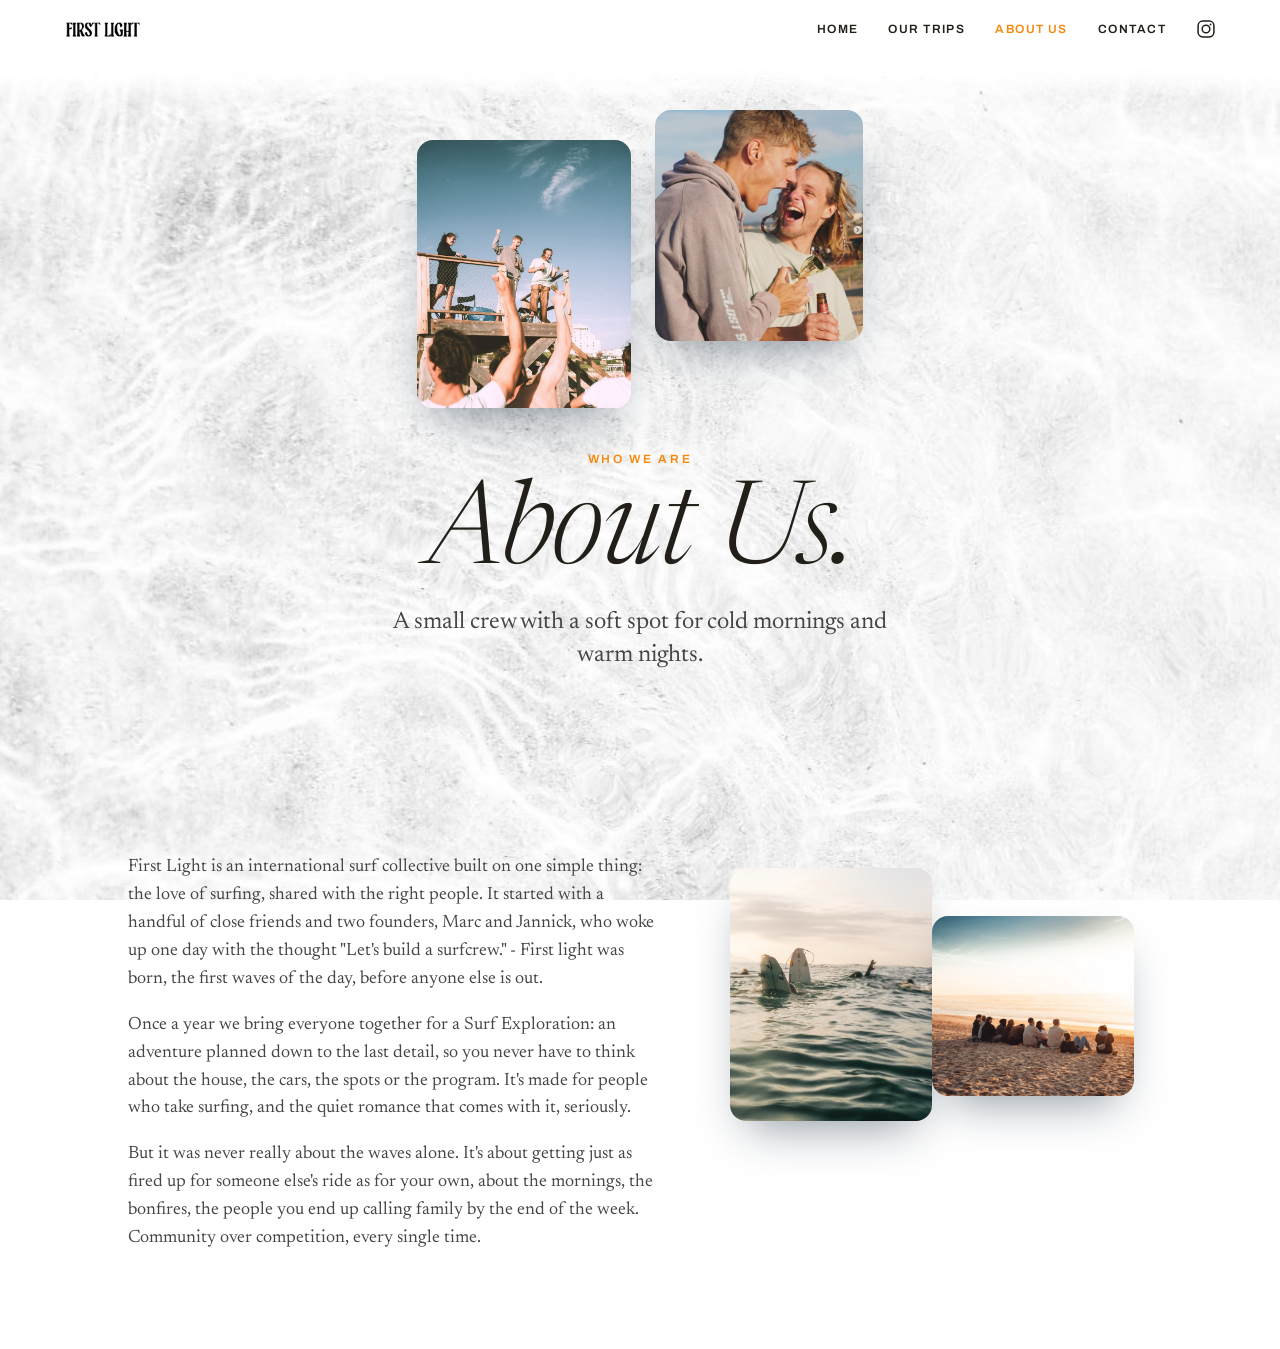
<file: about/index.html>
<!DOCTYPE html>
<html lang="en">
<head>
  <meta charset="utf-8">
  <meta name="viewport" content="width=device-width, initial-scale=1">
  <meta name="theme-color" content="#ffffff">
  <title>About Us | First Light Surf Collective</title>
  <meta name="description" content="Meet the crew behind First Light: an international surf gang creating perfectly planned adventures and lifetime memories, once a year.">

  <!-- Open Graph / Social-Vorschau (WhatsApp, Facebook, LinkedIn, iMessage …). -->
  <meta property="og:type" content="website">
  <meta property="og:site_name" content="First Light">
  <meta property="og:url" content="https://firstlight.pt/about/">
  <meta property="og:title" content="About Us | First Light">
  <meta property="og:description" content="Who we are: an international surf gang creating adventures and lifetime memories, once a year.">
  <meta property="og:image" content="https://firstlight.pt/assets/web-ph-home-surfers.jpg">
  <meta property="og:image:width" content="1500">
  <meta property="og:image:height" content="1000">
  <meta property="og:image:alt" content="First Light — surfers walking the beach at first light">
  <meta name="twitter:card" content="summary_large_image">
  <meta name="twitter:title" content="About Us | First Light">
  <meta name="twitter:description" content="Who we are: an international surf gang creating adventures and lifetime memories, once a year.">
  <meta name="twitter:image" content="https://firstlight.pt/assets/web-ph-home-surfers.jpg">

  <link rel="preconnect" href="https://fonts.googleapis.com">
  <link rel="preconnect" href="https://fonts.gstatic.com" crossorigin>
  <link href="https://fonts.googleapis.com/css2?family=Newsreader:ital,opsz,wght@0,6..72,300;0,6..72,400;0,6..72,500;0,6..72,600;1,6..72,400;1,6..72,500&family=Archivo:wght@400;500;600;700&display=swap" rel="stylesheet">

  <link rel="icon" type="image/svg+xml" href="/assets/favicon_firstlight.png">
  <link rel="stylesheet" href="/styles.css">

  <!-- Intro-Herz nur beim ERSTEN Aufruf einer Sitzung zeigen. -->
  <script>
    try {
      if (sessionStorage.getItem('fl_intro_seen')) document.documentElement.classList.add('intro-seen');
      else sessionStorage.setItem('fl_intro_seen', '1');
    } catch (e) {}
  </script>
</head>

<body>

  <div class="loader" aria-hidden="true">
    <svg class="loader__heart" viewBox="0 0 240 220" fill="none" xmlns="http://www.w3.org/2000/svg">
      <path pathLength="1"
            d="M133 176 C 96 150, 44 130, 30 88 C 19 53, 52 24, 82 44 C 99 55, 111 73, 121 91 C 131 71, 146 49, 171 42 C 208 31, 227 64, 209 94 C 188 130, 138 156, 105 197"
            stroke="#F5F1E8" stroke-width="11" stroke-linecap="round" stroke-linejoin="round"/>
    </svg>
  </div>

  <div class="site-bg"></div>

  <header class="site-header">
    <div class="header-veil" aria-hidden="true"></div>
    <div class="header-inner">
      <a href="/" aria-label="First Light – Home">
        <img class="logo" src="/assets/firstlight-logo.png" alt="First Light">
      </a>
      <nav class="nav-desktop">
        <a class="nav-link" href="/">Home</a>
        <a class="nav-link" href="/trips/">Our Trips</a>
        <a class="nav-link" href="/about/" aria-current="page">About Us</a>
        <a class="nav-link" href="/contact/">Contact</a>
        <a class="nav-icon" href="https://www.instagram.com/firstlight.pt/" target="_blank" rel="noopener" aria-label="Instagram">
          <svg width="20" height="20" viewBox="0 0 24 24" fill="none" stroke="currentColor" stroke-width="1.8" stroke-linecap="round"><rect x="2.5" y="2.5" width="19" height="19" rx="5.5"></rect><circle cx="12" cy="12" r="4.6"></circle><circle cx="17.4" cy="6.6" r="1.1" fill="currentColor" stroke="none"></circle></svg>
        </a>
      </nav>
      <button class="burger" data-burger aria-label="Menü öffnen">
        <span class="burger__bar"></span>
        <span class="burger__bar"></span>
        <span class="burger__bar"></span>
      </button>
    </div>
  </header>

  <div class="mobile-menu" data-menu>
    <nav>
      <a class="mobile-menu__link" href="/">Home</a>
      <a class="mobile-menu__link" href="/trips/">Our Trips</a>
      <a class="mobile-menu__link" href="/about/" aria-current="page">About Us</a>
      <a class="mobile-menu__link" href="/contact/">Contact</a>
    </nav>
    <a class="mobile-menu__social" href="https://www.instagram.com/firstlight.pt/" target="_blank" rel="noopener" aria-label="Instagram">
      <svg width="22" height="22" viewBox="0 0 24 24" fill="none" stroke="currentColor" stroke-width="1.8" stroke-linecap="round"><rect x="2.5" y="2.5" width="19" height="19" rx="5.5"></rect><circle cx="12" cy="12" r="4.6"></circle><circle cx="17.4" cy="6.6" r="1.1" fill="currentColor" stroke="none"></circle></svg>
      <span>@FIRSTLIGHT.PT</span>
    </a>
  </div>


  <main>
    <!-- ================================================================
         SEITE: ABOUT US
         ================================================================ -->
    <section class="page" data-page="about" aria-label="About Us">

      <!-- ---- HERO ---- -->
      <div class="hero hero--sub">
        <div class="photo-row photo-row--sub hero-photos-about">
          <div class="photo float-a"><img src="/assets/web-ph-about-hero-1.jpg" alt=""></div>
          <div class="photo float-b"><img src="/assets/web-ph-about-hero-2.jpg" alt=""></div>
        </div>
        <div class="hero-copy">
          <div class="eyebrow">Who We Are</div>
          <h1 class="section-head">About Us.</h1>
          <p class="lede">A small crew with a soft spot for cold mornings and warm nights.</p>
        </div>
      </div>

      <!-- ---- TEXT + FOTOS ---- -->
      <section class="section">
        <div class="wrap about-grid">
          <div class="about-text reveal">
            <p>First Light is an international surf collective built on one simple thing: the love of surfing, shared with the right people. It started with a handful of close friends and two founders, Marc and Jannick, who woke up one day with the thought "Let's build a surfcrew." - First light was born, the first waves of the day, before anyone else is out.</p>
            <p>Once a year we bring everyone together for a Surf Exploration: an adventure planned down to the last detail, so you never have to think about the house, the cars, the spots or the program. It's made for people who take surfing, and the quiet romance that comes with it, seriously.</p>
            <p>But it was never really about the waves alone. It's about getting just as fired up for someone else's ride as for your own, about the mornings, the bonfires, the people you end up calling family by the end of the week. Community over competition, every single time.</p>
          </div>
          <div class="about-photos reveal reveal--d1">
            <div class="photo float-c"><img src="/assets/web-ph-about-3.jpg" alt=""></div>
            <div class="photo float-d"><img src="/assets/web-ph-about-2.jpg" alt=""></div>
          </div>
        </div>
      </section>
    </section>
  </main>

  <script src="/script.js"></script>
</body>
</html>
</file>
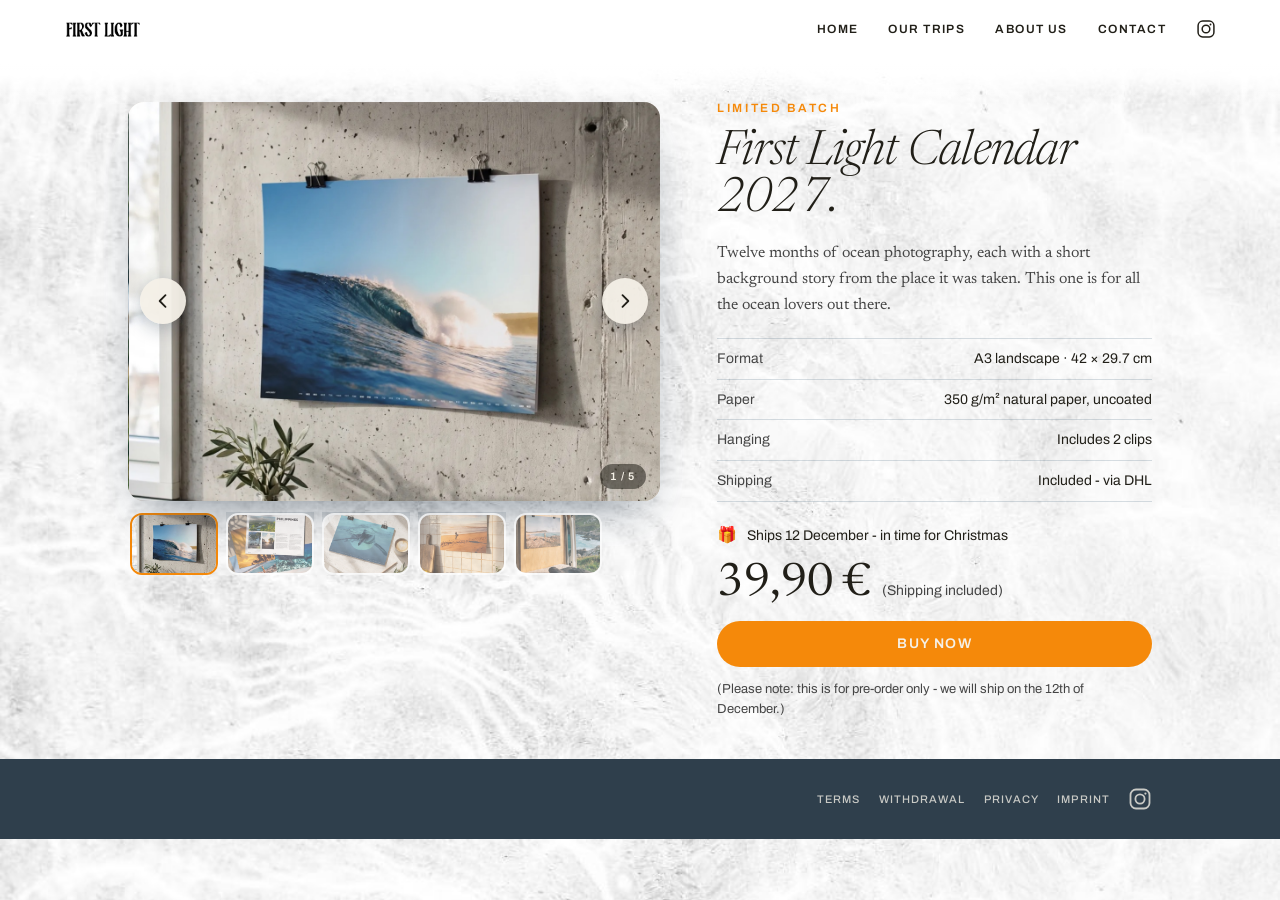
<file: calendar/index.html>
<!DOCTYPE html>
<html lang="en">
<head>
  <meta charset="utf-8">
  <meta name="viewport" content="width=device-width, initial-scale=1">
  <meta name="theme-color" content="#ffffff">
  <title>First Light Calendar 2027 | First Light</title>
  <meta name="robots" content="noindex, nofollow">
  <meta name="description" content="First Light Calendar 2027 - twelve months of ocean photography, each with a short background story from the place it was taken. Limited batch. 39,90 € incl. shipping, pre-order, ships 12 December.">

  <!-- Open Graph / Social-Vorschau (WhatsApp, Facebook, LinkedIn, iMessage …). -->
  <meta property="og:type" content="product">
  <meta property="og:site_name" content="First Light">
  <meta property="og:url" content="https://firstlight.pt/calendar/">
  <meta property="og:title" content="First Light Calendar 2027">
  <meta property="og:description" content="Twelve months of ocean photography, each with a short background story. Limited batch. 39,90 € incl. shipping, ships 12 December.">
  <meta property="og:image" content="https://firstlight.pt/assets/og-calendar.jpg">
  <meta property="og:image:width" content="1200">
  <meta property="og:image:height" content="630">
  <meta property="og:image:alt" content="First Light Calendar 2027 hanging on a wall">
  <meta name="twitter:card" content="summary_large_image">
  <meta name="twitter:title" content="First Light Calendar 2027">
  <meta name="twitter:description" content="Twelve months of ocean photography, each with a short background story. 39,90 € incl. shipping, ships 12 December.">
  <meta name="twitter:image" content="https://firstlight.pt/assets/og-calendar.jpg">

  <link rel="preconnect" href="https://fonts.googleapis.com">
  <link rel="preconnect" href="https://fonts.gstatic.com" crossorigin>
  <link href="https://fonts.googleapis.com/css2?family=Newsreader:ital,opsz,wght@0,6..72,300;0,6..72,400;0,6..72,500;0,6..72,600;1,6..72,400;1,6..72,500&family=Archivo:wght@400;500;600;700&display=swap" rel="stylesheet">

  <link rel="icon" type="image/svg+xml" href="/assets/favicon_firstlight.png">
  <link rel="stylesheet" href="/styles.css">

  <!-- Intro-Herz nur beim ERSTEN Aufruf einer Sitzung zeigen. -->
  <script>
    try {
      if (sessionStorage.getItem('fl_intro_seen')) document.documentElement.classList.add('intro-seen');
      else sessionStorage.setItem('fl_intro_seen', '1');
    } catch (e) {}
  </script>
</head>

<body>

  <div class="loader" aria-hidden="true">
    <svg class="loader__heart" viewBox="0 0 240 220" fill="none" xmlns="http://www.w3.org/2000/svg">
      <path pathLength="1"
            d="M133 176 C 96 150, 44 130, 30 88 C 19 53, 52 24, 82 44 C 99 55, 111 73, 121 91 C 131 71, 146 49, 171 42 C 208 31, 227 64, 209 94 C 188 130, 138 156, 105 197"
            stroke="#F5F1E8" stroke-width="11" stroke-linecap="round" stroke-linejoin="round"/>
    </svg>
  </div>

  <div class="site-bg"></div>

  <header class="site-header">
    <div class="header-veil" aria-hidden="true"></div>
    <div class="header-inner">
      <a href="/" aria-label="First Light - Home">
        <img class="logo" src="/assets/firstlight-logo.png" alt="First Light">
      </a>
      <nav class="nav-desktop">
        <a class="nav-link" href="/">Home</a>
        <a class="nav-link" href="/trips/">Our Trips</a>
        <a class="nav-link" href="/about/">About Us</a>
        <a class="nav-link" href="/contact/">Contact</a>
        <a class="nav-icon" href="https://www.instagram.com/firstlight.pt/" target="_blank" rel="noopener" aria-label="Instagram">
          <svg width="20" height="20" viewBox="0 0 24 24" fill="none" stroke="currentColor" stroke-width="1.8" stroke-linecap="round"><rect x="2.5" y="2.5" width="19" height="19" rx="5.5"></rect><circle cx="12" cy="12" r="4.6"></circle><circle cx="17.4" cy="6.6" r="1.1" fill="currentColor" stroke="none"></circle></svg>
        </a>
      </nav>
      <button class="burger" data-burger aria-label="Menü öffnen">
        <span class="burger__bar"></span>
        <span class="burger__bar"></span>
        <span class="burger__bar"></span>
      </button>
    </div>
  </header>

  <div class="mobile-menu" data-menu>
    <nav>
      <a class="mobile-menu__link" href="/">Home</a>
      <a class="mobile-menu__link" href="/trips/">Our Trips</a>
      <a class="mobile-menu__link" href="/about/">About Us</a>
      <a class="mobile-menu__link" href="/contact/">Contact</a>
    </nav>
    <a class="mobile-menu__social" href="https://www.instagram.com/firstlight.pt/" target="_blank" rel="noopener" aria-label="Instagram">
      <svg width="22" height="22" viewBox="0 0 24 24" fill="none" stroke="currentColor" stroke-width="1.8" stroke-linecap="round"><rect x="2.5" y="2.5" width="19" height="19" rx="5.5"></rect><circle cx="12" cy="12" r="4.6"></circle><circle cx="17.4" cy="6.6" r="1.1" fill="currentColor" stroke="none"></circle></svg>
      <span>@FIRSTLIGHT.PT</span>
    </a>
  </div>


  <main>
    <!-- ================================================================
         SEITE: CALENDAR  (Shop)
         Ein-Klick-Checkout: "Buy now" führt auf die sichere Bezahlseite des
         Zahlungsanbieters (Stripe Payment Link), die Adresse, Versandland und
         Zahlung abfragt. Den Link trägst du in script.js ein (PAYMENT_LINK).
         Solange er fehlt, zeigt der Button nur einen Hinweis.
         ================================================================ -->
    <section class="page" data-page="calendar" aria-label="Calendar" data-shop>

      <div class="product">
        <div class="wrap product__grid">

          <!-- Galerie: wischen (Handy), Pfeile oder Vorschaubilder klicken.
               Endlos: nach dem letzten Foto kommt wieder das erste.
               Neues Foto: eine gallery__slide UND einen passenden
               gallery__thumb ergänzen (gleiche Reihenfolge). -->
          <div class="gallery" data-gallery>
            <div class="gallery__stage">
              <div class="gallery__track" data-gallery-track tabindex="0" aria-label="Product pages, use arrow keys to browse">
                <div class="gallery__slide"><img src="/assets/web-ph-calendar-mockup.jpg" alt="First Light Calendar 2027 hanging on a wall with two clips" loading="eager"></div>
                <div class="gallery__slide"><img src="/assets/web-ph-calendar-mockup-1.jpg" alt="Calendar pages spread on a table, September page with a story from the Philippines" loading="lazy" decoding="async"></div>
                <div class="gallery__slide"><img src="/assets/web-ph-calendar-mockup-2.jpg" alt="June page with a swimming penguin, lying on a stone table next to a coffee" loading="lazy" decoding="async"></div>
                <div class="gallery__slide"><img src="/assets/web-ph-calendar-mockup-3.jpg" alt="Calendar with a surfer on an orange beach, clipped to a kitchen tile wall" loading="lazy" decoding="async"></div>
                <div class="gallery__slide"><img src="/assets/web-ph-calendar-mockup-4.jpg" alt="Calendar hanging inside a camper van with a view of the coast" loading="lazy" decoding="async"></div>
              </div>
              <button class="gallery__arrow gallery__arrow--prev" type="button" data-gallery-prev aria-label="Previous page">
                <svg width="20" height="20" viewBox="0 0 24 24" fill="none" stroke="currentColor" stroke-width="2.2" stroke-linecap="round" stroke-linejoin="round"><path d="M15 5l-7 7 7 7"/></svg>
              </button>
              <button class="gallery__arrow gallery__arrow--next" type="button" data-gallery-next aria-label="Next page">
                <svg width="20" height="20" viewBox="0 0 24 24" fill="none" stroke="currentColor" stroke-width="2.2" stroke-linecap="round" stroke-linejoin="round"><path d="M9 5l7 7-7 7"/></svg>
              </button>
              <div class="gallery__counter" data-gallery-counter aria-live="polite">1 / 5</div>
            </div>
            <!-- Vorschau-Kacheln -->
            <div class="gallery__thumbs" data-gallery-thumbs>
              <button class="gallery__thumb is-active" type="button" data-gallery-thumb aria-label="Photo 1 - calendar on the wall"><img src="/assets/web-ph-calendar-mockup.jpg" alt=""></button>
              <button class="gallery__thumb" type="button" data-gallery-thumb aria-label="Photo 2 - pages on a table"><img src="/assets/web-ph-calendar-mockup-1.jpg" alt="" loading="lazy"></button>
              <button class="gallery__thumb" type="button" data-gallery-thumb aria-label="Photo 3 - June page"><img src="/assets/web-ph-calendar-mockup-2.jpg" alt="" loading="lazy"></button>
              <button class="gallery__thumb" type="button" data-gallery-thumb aria-label="Photo 4 - in the kitchen"><img src="/assets/web-ph-calendar-mockup-3.jpg" alt="" loading="lazy"></button>
              <button class="gallery__thumb" type="button" data-gallery-thumb aria-label="Photo 5 - in a camper van"><img src="/assets/web-ph-calendar-mockup-4.jpg" alt="" loading="lazy"></button>
            </div>
          </div>

          <!-- Produkt-Infos -->
          <div class="product__info">
            <div class="eyebrow">Limited batch</div>
            <h1 class="product__title">First Light Calendar 2027.</h1>

            <p class="product__desc">
              Twelve months of ocean photography, each with a short background story from
              the place it was taken. This one is for all the ocean lovers out there.
            </p>

            <!-- Produktdaten: Werte hier direkt im Text anpassen -->
            <ul class="specs">
              <li><span>Format</span><span>A3 landscape · 42 × 29.7 cm</span></li>
              <li><span>Paper</span><span>350 g/m² natural paper, uncoated</span></li>
              <li><span>Hanging</span><span>Includes 2 clips</span></li>
              <li><span>Shipping</span><span>Included - via DHL</span></li>
            </ul>

            <!-- Versand-Hinweis: Versand am 13.12., rechtzeitig zu Weihnachten -->
            <p class="preorder"><span aria-hidden="true">🎁</span>Ships 12 December - in time for Christmas</p>

            <!-- Preis direkt über dem Kaufbutton -->
            <div class="price">
              <span class="price__value">39,90 €</span>
              <span class="price__note">(Shipping included)</span>
            </div>

            <!-- Haupt-CTA → Bezahlseite (PAYMENT_LINK in script.js) -->
            <button class="btn btn--block" type="button" data-pay data-main-cta>Buy now</button>

            <!-- Hinweis, solange noch kein Zahlungsanbieter angebunden ist -->
            <div class="pay-notice" data-pay-notice hidden></div>

            <!-- Vorbestell-Hinweis unter dem Kaufbutton -->
            <p class="product__note">(Please note: this is for pre-order only - we will ship on the 12th of December.)</p>
          </div>
        </div>
      </div>

    </section>
  </main>

  <footer class="footer footer--slim">
    <div class="wrap">
      <div class="footer-legal">
        <a href="/terms/">Terms</a>
        <a href="/withdrawal/">Withdrawal</a>
        <a href="/privacy/">Privacy</a>
        <a href="/imprint/">Imprint</a>
        <a class="footer-social" href="https://www.instagram.com/firstlight.pt/" target="_blank" rel="noopener" aria-label="First Light auf Instagram">
          <svg width="24" height="24" viewBox="0 0 24 24" fill="none" stroke="currentColor" stroke-width="1.8" stroke-linecap="round"><rect x="2.5" y="2.5" width="19" height="19" rx="5.5"></rect><circle cx="12" cy="12" r="4.6"></circle><circle cx="17.4" cy="6.6" r="1.1" fill="currentColor" stroke="none"></circle></svg>
        </a>
      </div>
    </div>
  </footer>

  <script src="/script.js"></script>
</body>
</html>
</file>
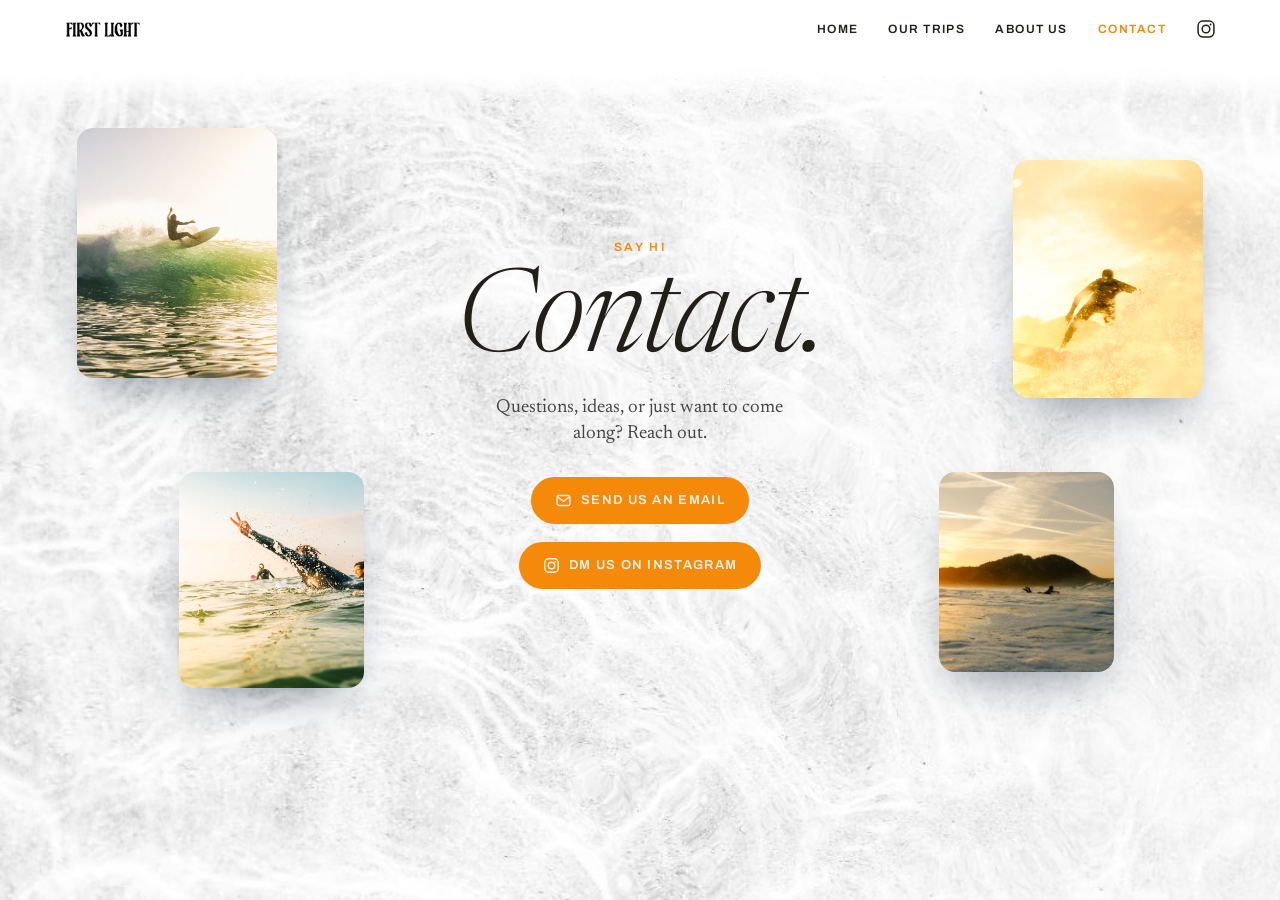
<file: contact/index.html>
<!DOCTYPE html>
<html lang="en">
<head>
  <meta charset="utf-8">
  <meta name="viewport" content="width=device-width, initial-scale=1">
  <meta name="theme-color" content="#ffffff">
  <title>Contact &amp; Booking | First Light</title>
  <meta name="description" content="Want in on the Surf Days or a future trip? Slide into our DMs or Email us. Let's share the stoke. &lt;3">

  <!-- Open Graph / Social-Vorschau (WhatsApp, Facebook, LinkedIn, iMessage …). -->
  <meta property="og:type" content="website">
  <meta property="og:site_name" content="First Light">
  <meta property="og:url" content="https://firstlight.pt/contact/">
  <meta property="og:title" content="Contact &amp; Booking | First Light">
  <meta property="og:description" content="Want in on the Surf Days or a future trip? Slide into our DMs or Email us. Let's share the stoke. &lt;3">
  <meta property="og:image" content="https://firstlight.pt/assets/web-ph-home-surfers.jpg">
  <meta property="og:image:width" content="1500">
  <meta property="og:image:height" content="1000">
  <meta property="og:image:alt" content="First Light — surfers walking the beach at first light">
  <meta name="twitter:card" content="summary_large_image">
  <meta name="twitter:title" content="Contact &amp; Booking | First Light">
  <meta name="twitter:description" content="Want in on the Surf Days or a future trip? Slide into our DMs or Email us. Let's share the stoke. &lt;3">
  <meta name="twitter:image" content="https://firstlight.pt/assets/web-ph-home-surfers.jpg">

  <link rel="preconnect" href="https://fonts.googleapis.com">
  <link rel="preconnect" href="https://fonts.gstatic.com" crossorigin>
  <link href="https://fonts.googleapis.com/css2?family=Newsreader:ital,opsz,wght@0,6..72,300;0,6..72,400;0,6..72,500;0,6..72,600;1,6..72,400;1,6..72,500&family=Archivo:wght@400;500;600;700&display=swap" rel="stylesheet">

  <link rel="icon" type="image/svg+xml" href="/assets/favicon_firstlight.png">
  <link rel="stylesheet" href="/styles.css">

  <!-- Intro-Herz nur beim ERSTEN Aufruf einer Sitzung zeigen. -->
  <script>
    try {
      if (sessionStorage.getItem('fl_intro_seen')) document.documentElement.classList.add('intro-seen');
      else sessionStorage.setItem('fl_intro_seen', '1');
    } catch (e) {}
  </script>
</head>

<body>

  <div class="loader" aria-hidden="true">
    <svg class="loader__heart" viewBox="0 0 240 220" fill="none" xmlns="http://www.w3.org/2000/svg">
      <path pathLength="1"
            d="M133 176 C 96 150, 44 130, 30 88 C 19 53, 52 24, 82 44 C 99 55, 111 73, 121 91 C 131 71, 146 49, 171 42 C 208 31, 227 64, 209 94 C 188 130, 138 156, 105 197"
            stroke="#F5F1E8" stroke-width="11" stroke-linecap="round" stroke-linejoin="round"/>
    </svg>
  </div>

  <div class="site-bg"></div>

  <header class="site-header">
    <div class="header-veil" aria-hidden="true"></div>
    <div class="header-inner">
      <a href="/" aria-label="First Light – Home">
        <img class="logo" src="/assets/firstlight-logo.png" alt="First Light">
      </a>
      <nav class="nav-desktop">
        <a class="nav-link" href="/">Home</a>
        <a class="nav-link" href="/trips/">Our Trips</a>
        <a class="nav-link" href="/about/">About Us</a>
        <a class="nav-link" href="/contact/" aria-current="page">Contact</a>
        <a class="nav-icon" href="https://www.instagram.com/firstlight.pt/" target="_blank" rel="noopener" aria-label="Instagram">
          <svg width="20" height="20" viewBox="0 0 24 24" fill="none" stroke="currentColor" stroke-width="1.8" stroke-linecap="round"><rect x="2.5" y="2.5" width="19" height="19" rx="5.5"></rect><circle cx="12" cy="12" r="4.6"></circle><circle cx="17.4" cy="6.6" r="1.1" fill="currentColor" stroke="none"></circle></svg>
        </a>
      </nav>
      <button class="burger" data-burger aria-label="Menü öffnen">
        <span class="burger__bar"></span>
        <span class="burger__bar"></span>
        <span class="burger__bar"></span>
      </button>
    </div>
  </header>

  <div class="mobile-menu" data-menu>
    <nav>
      <a class="mobile-menu__link" href="/">Home</a>
      <a class="mobile-menu__link" href="/trips/">Our Trips</a>
      <a class="mobile-menu__link" href="/about/">About Us</a>
      <a class="mobile-menu__link" href="/contact/" aria-current="page">Contact</a>
    </nav>
    <a class="mobile-menu__social" href="https://www.instagram.com/firstlight.pt/" target="_blank" rel="noopener" aria-label="Instagram">
      <svg width="22" height="22" viewBox="0 0 24 24" fill="none" stroke="currentColor" stroke-width="1.8" stroke-linecap="round"><rect x="2.5" y="2.5" width="19" height="19" rx="5.5"></rect><circle cx="12" cy="12" r="4.6"></circle><circle cx="17.4" cy="6.6" r="1.1" fill="currentColor" stroke="none"></circle></svg>
      <span>@FIRSTLIGHT.PT</span>
    </a>
  </div>


  <main>
    <!-- ================================================================
         SEITE: CONTACT
         ================================================================ -->
    <section class="page" data-page="contact" aria-label="Contact">
      <div class="contact-stage">

        <!-- vier schwebende Fotos in den Ecken -->
        <div class="photo float-a"><img src="/assets/web-ph-wave-carve.jpg" alt=""></div>
        <div class="photo float-b"><img src="/assets/web-ph-contact-1.jpg" alt=""></div>
        <div class="photo float-c"><img src="/assets/web-ph-galicia-1.jpg" alt=""></div>
        <div class="photo float-d"><img src="/assets/web-ph-contact-2.jpg" alt=""></div>

        <!-- Kontakt-Inhalt. E-Mail-Adresse im href="mailto:…" ändern. -->
        <div class="contact-box">
          <div class="eyebrow">Say Hi</div>
          <h1 class="section-head">Contact.</h1>
          <p>Questions, ideas, or just want to come along? Reach out.</p>
          <a class="btn" href="mailto:firstlightgang@gmail.com?subject=Hello%20First%20Light">
            <svg width="17" height="17" viewBox="0 0 24 24" fill="none" stroke="currentColor" stroke-width="2" stroke-linecap="round" stroke-linejoin="round"><rect x="3" y="5" width="18" height="14" rx="2.5"></rect><path d="M3.5 7l8.5 6 8.5-6"></path></svg>
            Send us an email
          </a>
          <a class="btn" href="https://www.instagram.com/firstlight.pt/" target="_blank" rel="noopener">
            <svg width="17" height="17" viewBox="0 0 24 24" fill="none" stroke="currentColor" stroke-width="2" stroke-linecap="round"><rect x="2.5" y="2.5" width="19" height="19" rx="5.5"></rect><circle cx="12" cy="12" r="4.6"></circle><circle cx="17.4" cy="6.6" r="1.1" fill="currentColor" stroke="none"></circle></svg>
            DM us on Instagram
          </a>
        </div>
      </div>
    </section>
  </main>

  <script src="/script.js"></script>
</body>
</html>
</file>
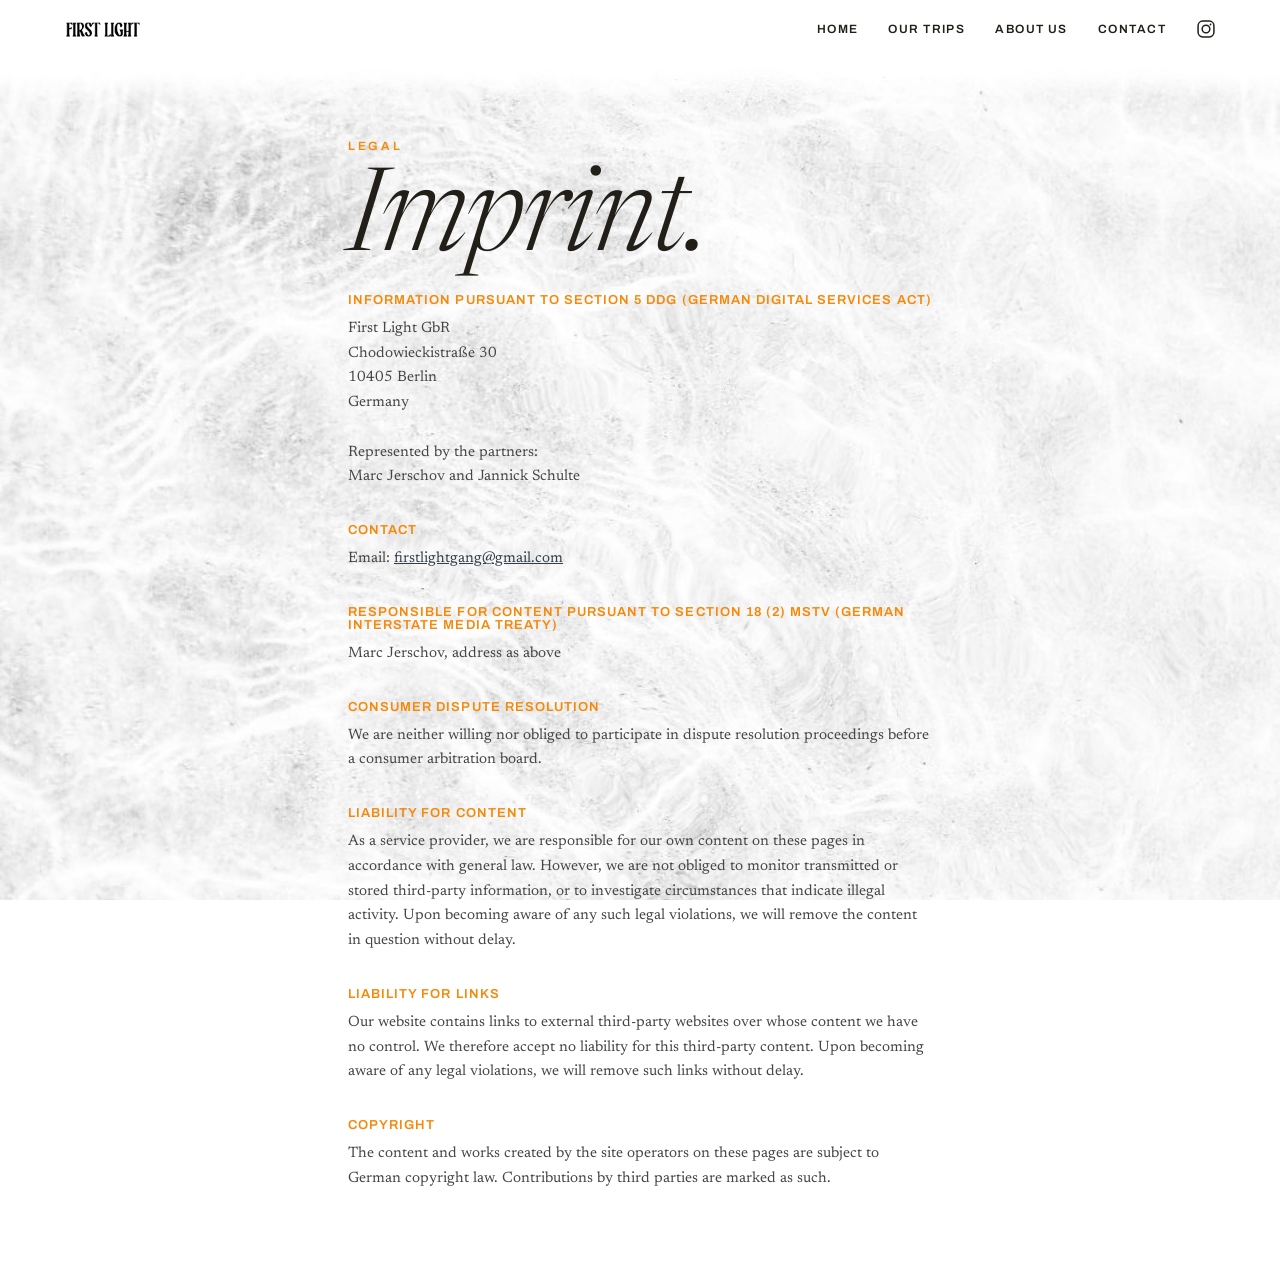
<file: imprint/index.html>
<!DOCTYPE html>
<html lang="en">
<head>
  <meta charset="utf-8">
  <meta name="viewport" content="width=device-width, initial-scale=1">
  <meta name="theme-color" content="#ffffff">
  <title>Imprint | First Light</title>
  <meta name="description" content="Legal notice and contact details for First Light GbR, Berlin, Germany.">
  <meta name="robots" content="noindex">

  <!-- Open Graph / Social-Vorschau (WhatsApp, Facebook, LinkedIn, iMessage …). -->
  <meta property="og:type" content="website">
  <meta property="og:site_name" content="First Light">
  <meta property="og:url" content="https://firstlight.pt/imprint/">
  <meta property="og:title" content="Imprint | First Light">
  <meta property="og:description" content="Legal notice and contact details for First Light GbR, Berlin.">
  <meta property="og:image" content="https://firstlight.pt/assets/web-ph-home-surfers.jpg">
  <meta property="og:image:width" content="1500">
  <meta property="og:image:height" content="1000">
  <meta property="og:image:alt" content="First Light — surfers walking the beach at first light">
  <meta name="twitter:card" content="summary_large_image">
  <meta name="twitter:title" content="Imprint | First Light">
  <meta name="twitter:description" content="Legal notice and contact details for First Light GbR, Berlin.">
  <meta name="twitter:image" content="https://firstlight.pt/assets/web-ph-home-surfers.jpg">

  <link rel="preconnect" href="https://fonts.googleapis.com">
  <link rel="preconnect" href="https://fonts.gstatic.com" crossorigin>
  <link href="https://fonts.googleapis.com/css2?family=Newsreader:ital,opsz,wght@0,6..72,300;0,6..72,400;0,6..72,500;0,6..72,600;1,6..72,400;1,6..72,500&family=Archivo:wght@400;500;600;700&display=swap" rel="stylesheet">

  <link rel="icon" type="image/svg+xml" href="/assets/favicon_firstlight.png">
  <link rel="stylesheet" href="/styles.css">

  <!-- Intro-Herz nur beim ERSTEN Aufruf einer Sitzung zeigen. -->
  <script>
    try {
      if (sessionStorage.getItem('fl_intro_seen')) document.documentElement.classList.add('intro-seen');
      else sessionStorage.setItem('fl_intro_seen', '1');
    } catch (e) {}
  </script>
</head>

<body>

  <div class="loader" aria-hidden="true">
    <svg class="loader__heart" viewBox="0 0 240 220" fill="none" xmlns="http://www.w3.org/2000/svg">
      <path pathLength="1"
            d="M133 176 C 96 150, 44 130, 30 88 C 19 53, 52 24, 82 44 C 99 55, 111 73, 121 91 C 131 71, 146 49, 171 42 C 208 31, 227 64, 209 94 C 188 130, 138 156, 105 197"
            stroke="#F5F1E8" stroke-width="11" stroke-linecap="round" stroke-linejoin="round"/>
    </svg>
  </div>

  <div class="site-bg"></div>

  <header class="site-header">
    <div class="header-veil" aria-hidden="true"></div>
    <div class="header-inner">
      <a href="/" aria-label="First Light – Home">
        <img class="logo" src="/assets/firstlight-logo.png" alt="First Light">
      </a>
      <nav class="nav-desktop">
        <a class="nav-link" href="/">Home</a>
        <a class="nav-link" href="/trips/">Our Trips</a>
        <a class="nav-link" href="/about/">About Us</a>
        <a class="nav-link" href="/contact/">Contact</a>
        <a class="nav-icon" href="https://www.instagram.com/firstlight.pt/" target="_blank" rel="noopener" aria-label="Instagram">
          <svg width="20" height="20" viewBox="0 0 24 24" fill="none" stroke="currentColor" stroke-width="1.8" stroke-linecap="round"><rect x="2.5" y="2.5" width="19" height="19" rx="5.5"></rect><circle cx="12" cy="12" r="4.6"></circle><circle cx="17.4" cy="6.6" r="1.1" fill="currentColor" stroke="none"></circle></svg>
        </a>
      </nav>
      <button class="burger" data-burger aria-label="Menü öffnen">
        <span class="burger__bar"></span>
        <span class="burger__bar"></span>
        <span class="burger__bar"></span>
      </button>
    </div>
  </header>

  <div class="mobile-menu" data-menu>
    <nav>
      <a class="mobile-menu__link" href="/">Home</a>
      <a class="mobile-menu__link" href="/trips/">Our Trips</a>
      <a class="mobile-menu__link" href="/about/">About Us</a>
      <a class="mobile-menu__link" href="/contact/">Contact</a>
    </nav>
    <a class="mobile-menu__social" href="https://www.instagram.com/firstlight.pt/" target="_blank" rel="noopener" aria-label="Instagram">
      <svg width="22" height="22" viewBox="0 0 24 24" fill="none" stroke="currentColor" stroke-width="1.8" stroke-linecap="round"><rect x="2.5" y="2.5" width="19" height="19" rx="5.5"></rect><circle cx="12" cy="12" r="4.6"></circle><circle cx="17.4" cy="6.6" r="1.1" fill="currentColor" stroke="none"></circle></svg>
      <span>@FIRSTLIGHT.PT</span>
    </a>
  </div>


  <main>
    <!-- ================================================================
         SEITE: IMPRINT (Impressum)
         ================================================================ -->
    <section class="page" data-page="imprint" aria-label="Imprint">
      <div class="imprint">
        <div class="eyebrow">Legal</div>
        <h1 class="section-head">Imprint.</h1>

        <h2>Information pursuant to Section 5 DDG (German Digital Services Act)</h2>
        <p>
          First Light GbR<br>
          Chodowieckistraße 30<br>
          10405 Berlin<br>
          Germany<br>
          <br>
          Represented by the partners:<br>
          Marc Jerschov and Jannick Schulte
        </p>

        <h2>Contact</h2>
        <p>
          Email: <a href="mailto:firstlightgang@gmail.com">firstlightgang@gmail.com</a>
        </p>

        <h2>Responsible for content pursuant to Section 18 (2) MStV (German Interstate Media Treaty)</h2>
        <p>Marc Jerschov, address as above</p>

        <h2>Consumer dispute resolution</h2>
        <p>We are neither willing nor obliged to participate in dispute resolution proceedings before a consumer arbitration board.</p>

        <h2>Liability for content</h2>
        <p>As a service provider, we are responsible for our own content on these pages in accordance with general law. However, we are not obliged to monitor transmitted or stored third-party information, or to investigate circumstances that indicate illegal activity. Upon becoming aware of any such legal violations, we will remove the content in question without delay.</p>

        <h2>Liability for links</h2>
        <p>Our website contains links to external third-party websites over whose content we have no control. We therefore accept no liability for this third-party content. Upon becoming aware of any legal violations, we will remove such links without delay.</p>

        <h2>Copyright</h2>
        <p>The content and works created by the site operators on these pages are subject to German copyright law. Contributions by third parties are marked as such.</p>
      </div>
    </section>
  </main>

  <script src="/script.js"></script>
</body>
</html>
</file>
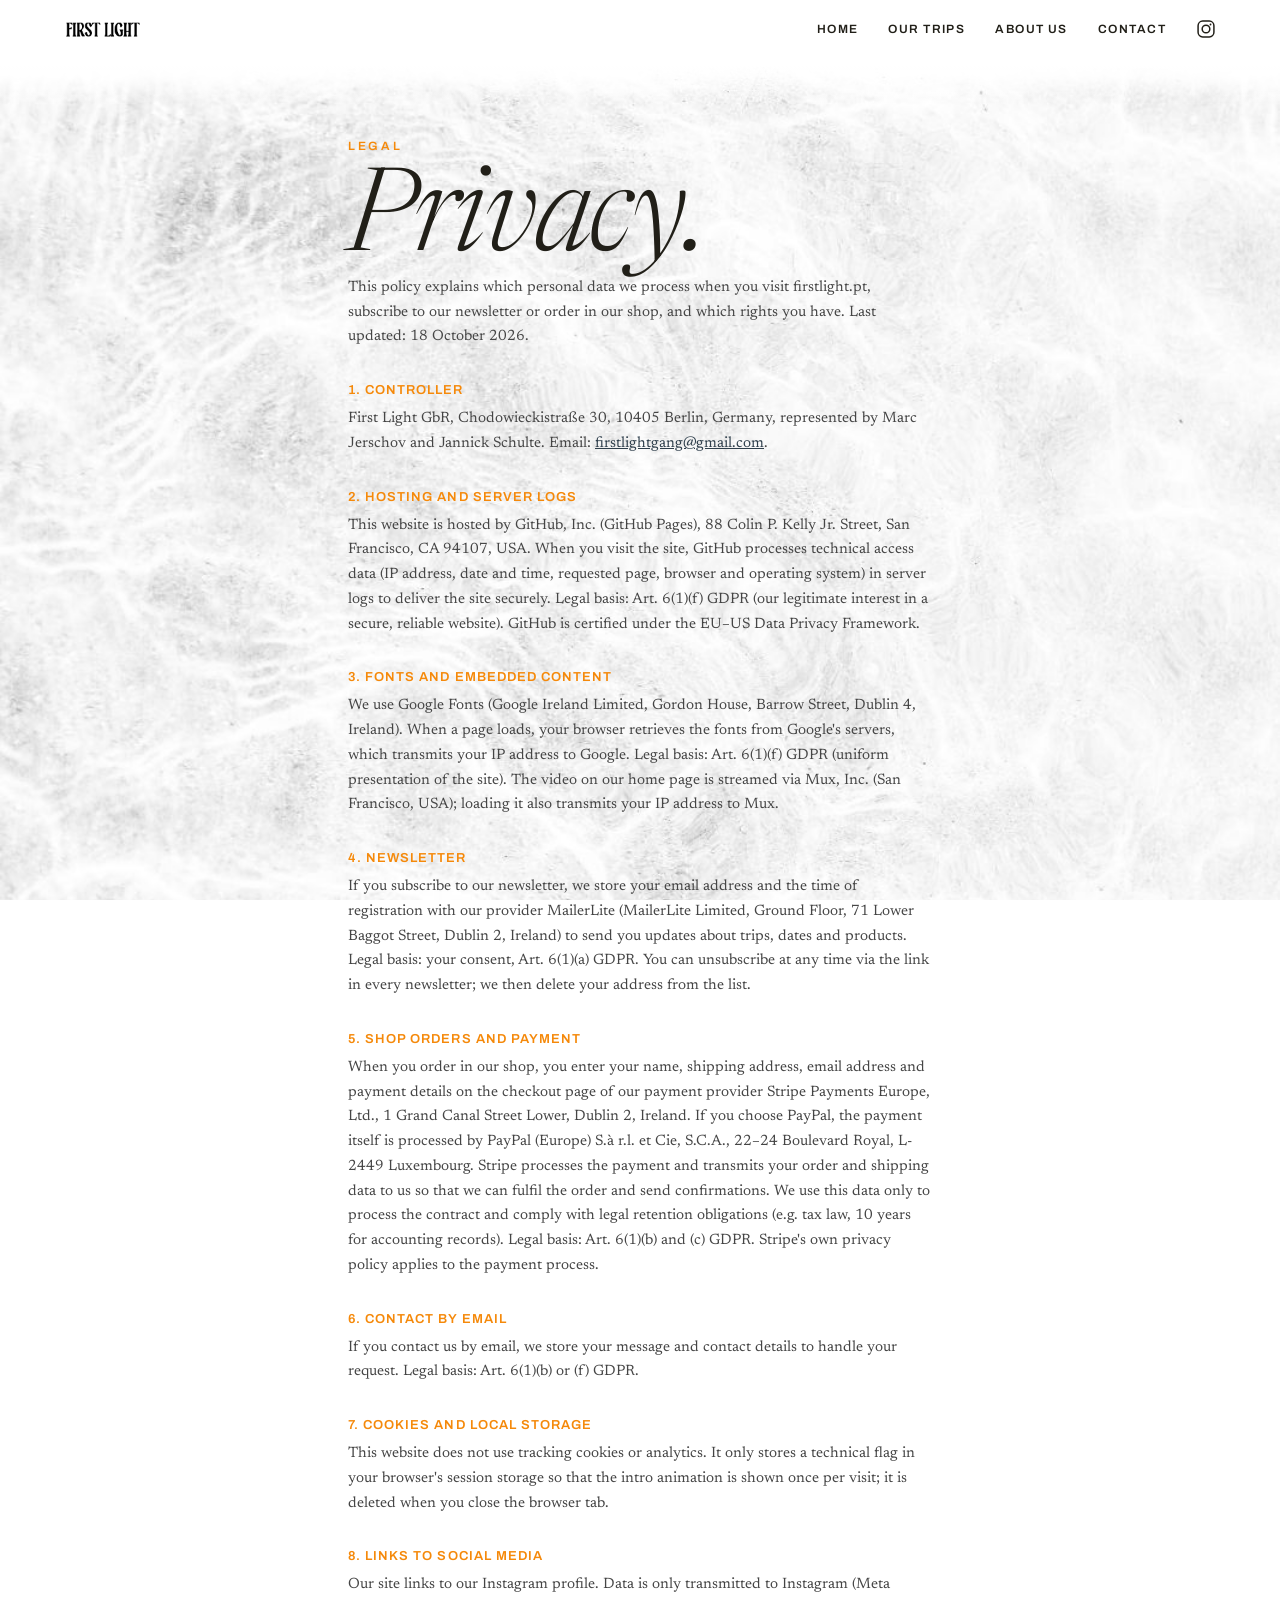
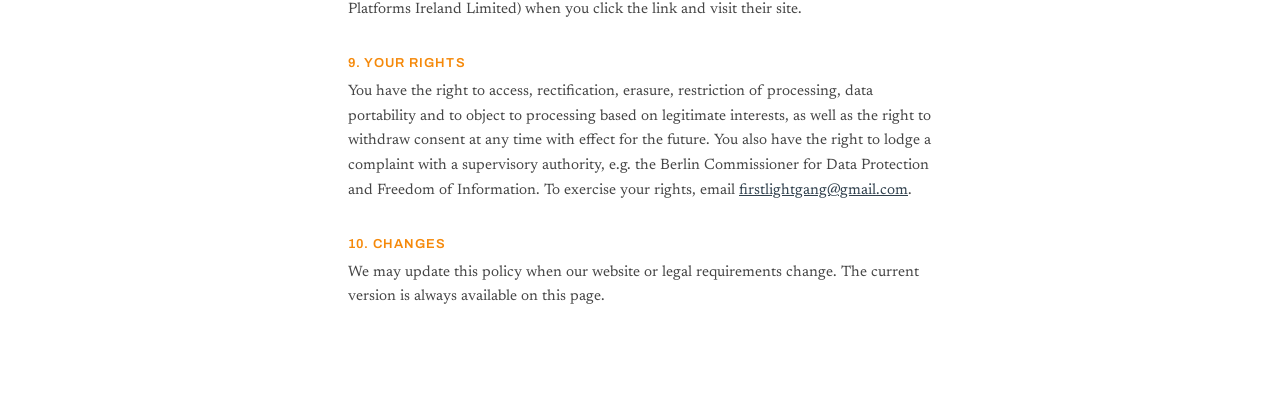
<file: privacy/index.html>
<!DOCTYPE html>
<html lang="en">
<head>
  <meta charset="utf-8">
  <meta name="viewport" content="width=device-width, initial-scale=1">
  <meta name="theme-color" content="#ffffff">
  <title>Privacy Policy | First Light</title>
  <meta name="description" content="Privacy policy for firstlight.pt: which data we process, why, and your rights.">
  <meta name="robots" content="noindex">

  <link rel="preconnect" href="https://fonts.googleapis.com">
  <link rel="preconnect" href="https://fonts.gstatic.com" crossorigin>
  <link href="https://fonts.googleapis.com/css2?family=Newsreader:ital,opsz,wght@0,6..72,300;0,6..72,400;0,6..72,500;0,6..72,600;1,6..72,400;1,6..72,500&family=Archivo:wght@400;500;600;700&display=swap" rel="stylesheet">

  <link rel="icon" type="image/svg+xml" href="/assets/favicon_firstlight.png">
  <link rel="stylesheet" href="/styles.css">

  <!-- Intro-Herz nur beim ERSTEN Aufruf einer Sitzung zeigen. -->
  <script>
    try {
      if (sessionStorage.getItem('fl_intro_seen')) document.documentElement.classList.add('intro-seen');
      else sessionStorage.setItem('fl_intro_seen', '1');
    } catch (e) {}
  </script>
</head>

<body>

  <div class="loader" aria-hidden="true">
    <svg class="loader__heart" viewBox="0 0 240 220" fill="none" xmlns="http://www.w3.org/2000/svg">
      <path pathLength="1"
            d="M133 176 C 96 150, 44 130, 30 88 C 19 53, 52 24, 82 44 C 99 55, 111 73, 121 91 C 131 71, 146 49, 171 42 C 208 31, 227 64, 209 94 C 188 130, 138 156, 105 197"
            stroke="#F5F1E8" stroke-width="11" stroke-linecap="round" stroke-linejoin="round"/>
    </svg>
  </div>

  <div class="site-bg"></div>

  <header class="site-header">
    <div class="header-veil" aria-hidden="true"></div>
    <div class="header-inner">
      <a href="/" aria-label="First Light – Home">
        <img class="logo" src="/assets/firstlight-logo.png" alt="First Light">
      </a>
      <nav class="nav-desktop">
        <a class="nav-link" href="/">Home</a>
        <a class="nav-link" href="/trips/">Our Trips</a>
        <a class="nav-link" href="/about/">About Us</a>
        <a class="nav-link" href="/contact/">Contact</a>
        <a class="nav-icon" href="https://www.instagram.com/firstlight.pt/" target="_blank" rel="noopener" aria-label="Instagram">
          <svg width="20" height="20" viewBox="0 0 24 24" fill="none" stroke="currentColor" stroke-width="1.8" stroke-linecap="round"><rect x="2.5" y="2.5" width="19" height="19" rx="5.5"></rect><circle cx="12" cy="12" r="4.6"></circle><circle cx="17.4" cy="6.6" r="1.1" fill="currentColor" stroke="none"></circle></svg>
        </a>
      </nav>
      <button class="burger" data-burger aria-label="Menü öffnen">
        <span class="burger__bar"></span>
        <span class="burger__bar"></span>
        <span class="burger__bar"></span>
      </button>
    </div>
  </header>

  <div class="mobile-menu" data-menu>
    <nav>
      <a class="mobile-menu__link" href="/">Home</a>
      <a class="mobile-menu__link" href="/trips/">Our Trips</a>
      <a class="mobile-menu__link" href="/about/">About Us</a>
      <a class="mobile-menu__link" href="/contact/">Contact</a>
    </nav>
    <a class="mobile-menu__social" href="https://www.instagram.com/firstlight.pt/" target="_blank" rel="noopener" aria-label="Instagram">
      <svg width="22" height="22" viewBox="0 0 24 24" fill="none" stroke="currentColor" stroke-width="1.8" stroke-linecap="round"><rect x="2.5" y="2.5" width="19" height="19" rx="5.5"></rect><circle cx="12" cy="12" r="4.6"></circle><circle cx="17.4" cy="6.6" r="1.1" fill="currentColor" stroke="none"></circle></svg>
      <span>@FIRSTLIGHT.PT</span>
    </a>
  </div>


  <main>
    <!-- ================================================================
         SEITE: PRIVACY (Datenschutzerklärung)
         PROVISORISCHER ENTWURF – vor dem ersten Verkauf juristisch
         prüfen lassen! Angaben in [eckigen Klammern] bitte ergänzen.
         ================================================================ -->
    <section class="page" data-page="privacy" aria-label="Privacy Policy">
      <div class="imprint">
        <div class="eyebrow">Legal</div>
        <h1 class="section-head">Privacy.</h1>
        <p>This policy explains which personal data we process when you visit firstlight.pt, subscribe to our newsletter or order in our shop, and which rights you have. Last updated: 18 October 2026.</p>

        <h2>1. Controller</h2>
        <p>First Light GbR, Chodowieckistraße 30, 10405 Berlin, Germany, represented by Marc Jerschov and Jannick Schulte. Email: <a href="mailto:firstlightgang@gmail.com">firstlightgang@gmail.com</a>.</p>

        <h2>2. Hosting and server logs</h2>
        <p>This website is hosted by GitHub, Inc. (GitHub Pages), 88 Colin P. Kelly Jr. Street, San Francisco, CA 94107, USA. When you visit the site, GitHub processes technical access data (IP address, date and time, requested page, browser and operating system) in server logs to deliver the site securely. Legal basis: Art. 6(1)(f) GDPR (our legitimate interest in a secure, reliable website). GitHub is certified under the EU–US Data Privacy Framework.</p>

        <h2>3. Fonts and embedded content</h2>
        <p>We use Google Fonts (Google Ireland Limited, Gordon House, Barrow Street, Dublin 4, Ireland). When a page loads, your browser retrieves the fonts from Google's servers, which transmits your IP address to Google. Legal basis: Art. 6(1)(f) GDPR (uniform presentation of the site). The video on our home page is streamed via Mux, Inc. (San Francisco, USA); loading it also transmits your IP address to Mux.</p>

        <h2>4. Newsletter</h2>
        <p>If you subscribe to our newsletter, we store your email address and the time of registration with our provider MailerLite (MailerLite Limited, Ground Floor, 71 Lower Baggot Street, Dublin 2, Ireland) to send you updates about trips, dates and products. Legal basis: your consent, Art. 6(1)(a) GDPR. You can unsubscribe at any time via the link in every newsletter; we then delete your address from the list.</p>

        <h2>5. Shop orders and payment</h2>
        <p>When you order in our shop, you enter your name, shipping address, email address and payment details on the checkout page of our payment provider Stripe Payments Europe, Ltd., 1 Grand Canal Street Lower, Dublin 2, Ireland. If you choose PayPal, the payment itself is processed by PayPal (Europe) S.à r.l. et Cie, S.C.A., 22–24 Boulevard Royal, L-2449 Luxembourg. Stripe processes the payment and transmits your order and shipping data to us so that we can fulfil the order and send confirmations. We use this data only to process the contract and comply with legal retention obligations (e.g. tax law, 10 years for accounting records). Legal basis: Art. 6(1)(b) and (c) GDPR. Stripe's own privacy policy applies to the payment process.</p>

        <h2>6. Contact by email</h2>
        <p>If you contact us by email, we store your message and contact details to handle your request. Legal basis: Art. 6(1)(b) or (f) GDPR.</p>

        <h2>7. Cookies and local storage</h2>
        <p>This website does not use tracking cookies or analytics. It only stores a technical flag in your browser's session storage so that the intro animation is shown once per visit; it is deleted when you close the browser tab.</p>

        <h2>8. Links to social media</h2>
        <p>Our site links to our Instagram profile. Data is only transmitted to Instagram (Meta Platforms Ireland Limited) when you click the link and visit their site.</p>

        <h2>9. Your rights</h2>
        <p>You have the right to access, rectification, erasure, restriction of processing, data portability and to object to processing based on legitimate interests, as well as the right to withdraw consent at any time with effect for the future. You also have the right to lodge a complaint with a supervisory authority, e.g. the Berlin Commissioner for Data Protection and Freedom of Information. To exercise your rights, email <a href="mailto:firstlightgang@gmail.com">firstlightgang@gmail.com</a>.</p>

        <h2>10. Changes</h2>
        <p>We may update this policy when our website or legal requirements change. The current version is always available on this page.</p>
      </div>
    </section>
  </main>

  <script src="/script.js"></script>
</body>
</html>
</file>
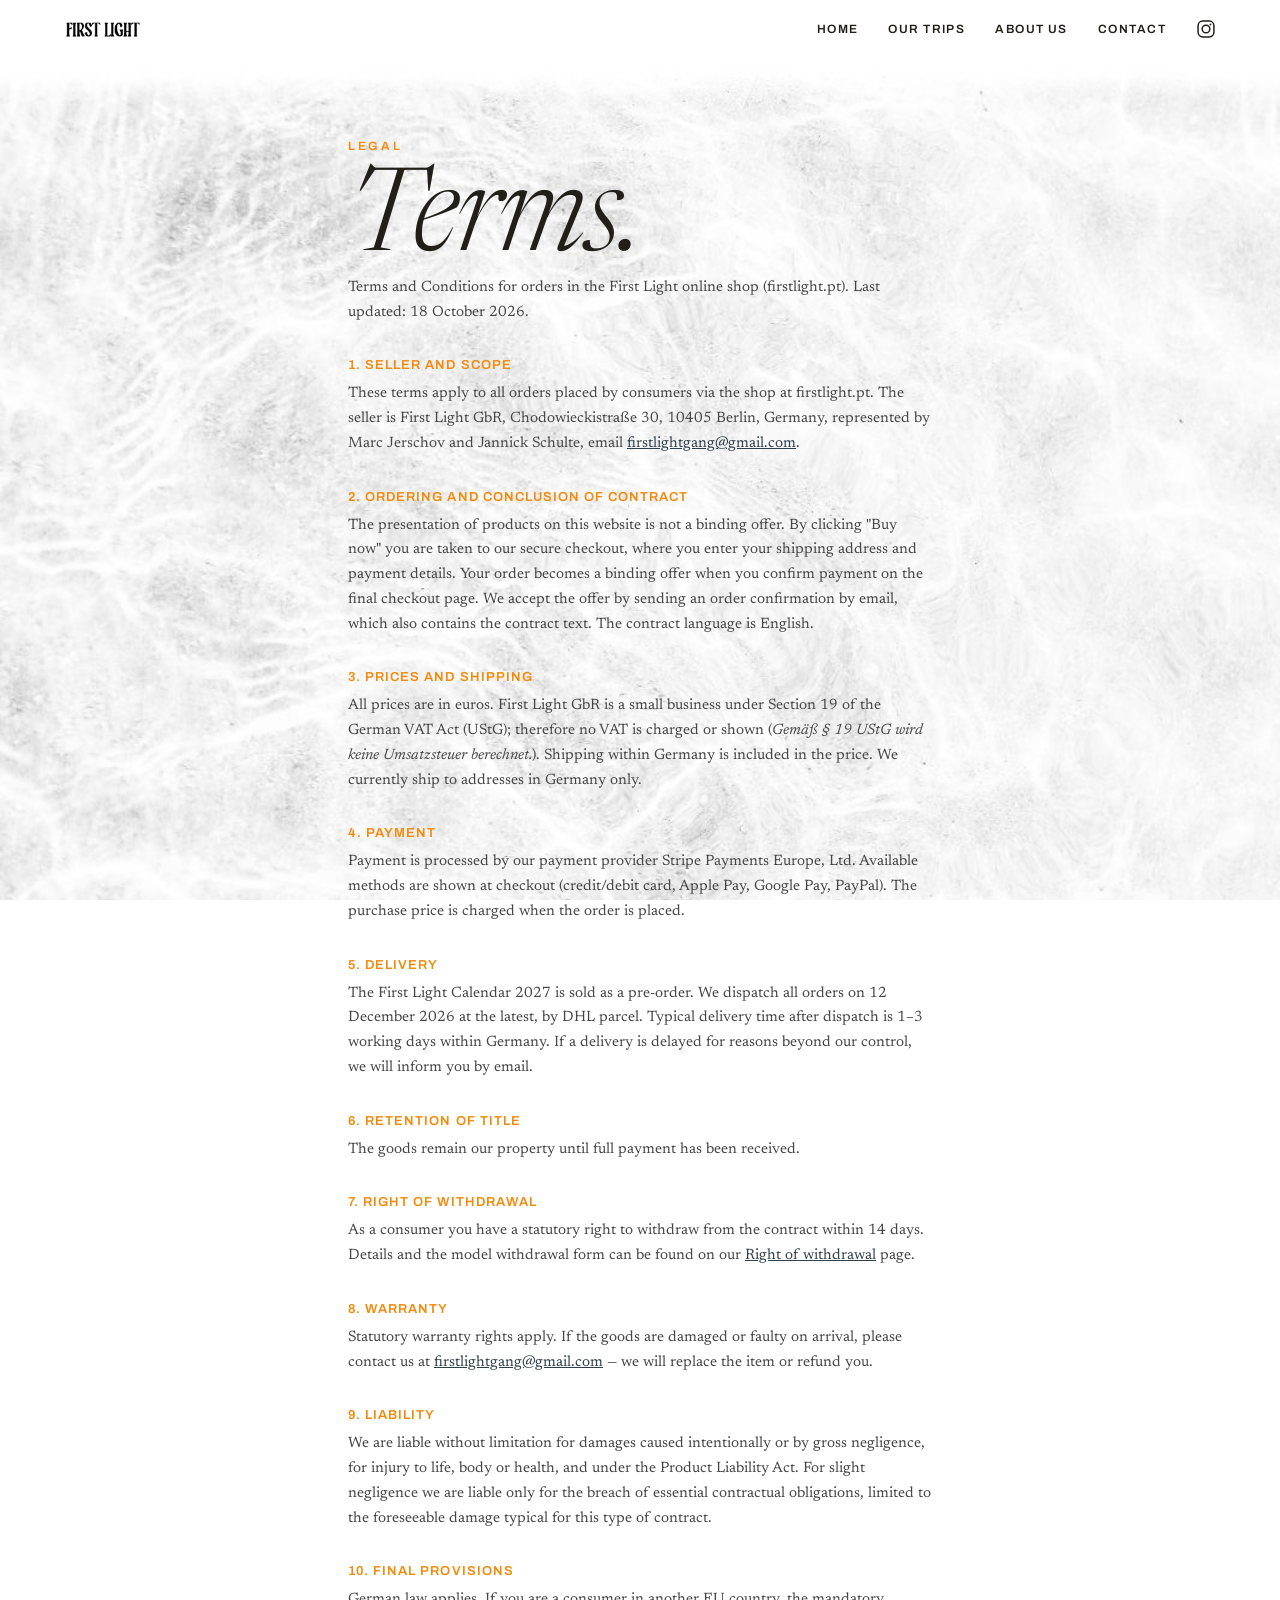
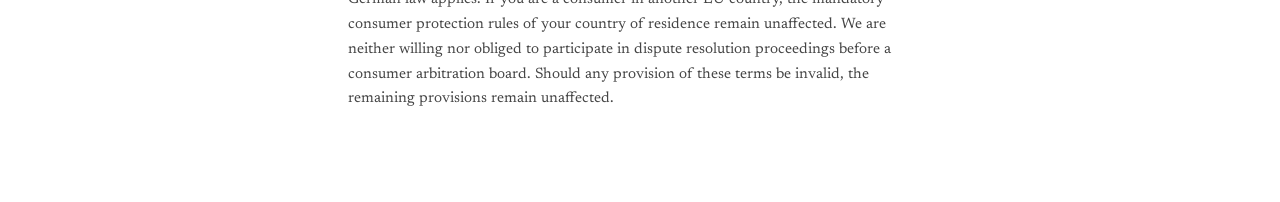
<file: terms/index.html>
<!DOCTYPE html>
<html lang="en">
<head>
  <meta charset="utf-8">
  <meta name="viewport" content="width=device-width, initial-scale=1">
  <meta name="theme-color" content="#ffffff">
  <title>Terms &amp; Conditions | First Light</title>
  <meta name="description" content="Terms and conditions for orders in the First Light shop.">
  <meta name="robots" content="noindex">

  <link rel="preconnect" href="https://fonts.googleapis.com">
  <link rel="preconnect" href="https://fonts.gstatic.com" crossorigin>
  <link href="https://fonts.googleapis.com/css2?family=Newsreader:ital,opsz,wght@0,6..72,300;0,6..72,400;0,6..72,500;0,6..72,600;1,6..72,400;1,6..72,500&family=Archivo:wght@400;500;600;700&display=swap" rel="stylesheet">

  <link rel="icon" type="image/svg+xml" href="/assets/favicon_firstlight.png">
  <link rel="stylesheet" href="/styles.css">

  <!-- Intro-Herz nur beim ERSTEN Aufruf einer Sitzung zeigen. -->
  <script>
    try {
      if (sessionStorage.getItem('fl_intro_seen')) document.documentElement.classList.add('intro-seen');
      else sessionStorage.setItem('fl_intro_seen', '1');
    } catch (e) {}
  </script>
</head>

<body>

  <div class="loader" aria-hidden="true">
    <svg class="loader__heart" viewBox="0 0 240 220" fill="none" xmlns="http://www.w3.org/2000/svg">
      <path pathLength="1"
            d="M133 176 C 96 150, 44 130, 30 88 C 19 53, 52 24, 82 44 C 99 55, 111 73, 121 91 C 131 71, 146 49, 171 42 C 208 31, 227 64, 209 94 C 188 130, 138 156, 105 197"
            stroke="#F5F1E8" stroke-width="11" stroke-linecap="round" stroke-linejoin="round"/>
    </svg>
  </div>

  <div class="site-bg"></div>

  <header class="site-header">
    <div class="header-veil" aria-hidden="true"></div>
    <div class="header-inner">
      <a href="/" aria-label="First Light – Home">
        <img class="logo" src="/assets/firstlight-logo.png" alt="First Light">
      </a>
      <nav class="nav-desktop">
        <a class="nav-link" href="/">Home</a>
        <a class="nav-link" href="/trips/">Our Trips</a>
        <a class="nav-link" href="/about/">About Us</a>
        <a class="nav-link" href="/contact/">Contact</a>
        <a class="nav-icon" href="https://www.instagram.com/firstlight.pt/" target="_blank" rel="noopener" aria-label="Instagram">
          <svg width="20" height="20" viewBox="0 0 24 24" fill="none" stroke="currentColor" stroke-width="1.8" stroke-linecap="round"><rect x="2.5" y="2.5" width="19" height="19" rx="5.5"></rect><circle cx="12" cy="12" r="4.6"></circle><circle cx="17.4" cy="6.6" r="1.1" fill="currentColor" stroke="none"></circle></svg>
        </a>
      </nav>
      <button class="burger" data-burger aria-label="Menü öffnen">
        <span class="burger__bar"></span>
        <span class="burger__bar"></span>
        <span class="burger__bar"></span>
      </button>
    </div>
  </header>

  <div class="mobile-menu" data-menu>
    <nav>
      <a class="mobile-menu__link" href="/">Home</a>
      <a class="mobile-menu__link" href="/trips/">Our Trips</a>
      <a class="mobile-menu__link" href="/about/">About Us</a>
      <a class="mobile-menu__link" href="/contact/">Contact</a>
    </nav>
    <a class="mobile-menu__social" href="https://www.instagram.com/firstlight.pt/" target="_blank" rel="noopener" aria-label="Instagram">
      <svg width="22" height="22" viewBox="0 0 24 24" fill="none" stroke="currentColor" stroke-width="1.8" stroke-linecap="round"><rect x="2.5" y="2.5" width="19" height="19" rx="5.5"></rect><circle cx="12" cy="12" r="4.6"></circle><circle cx="17.4" cy="6.6" r="1.1" fill="currentColor" stroke="none"></circle></svg>
      <span>@FIRSTLIGHT.PT</span>
    </a>
  </div>


  <main>
    <!-- ================================================================
         SEITE: TERMS (AGB)
         PROVISORISCHER ENTWURF – vor dem ersten Verkauf juristisch
         prüfen lassen! Angaben in [eckigen Klammern] bitte ergänzen.
         ================================================================ -->
    <section class="page" data-page="terms" aria-label="Terms and Conditions">
      <div class="imprint">
        <div class="eyebrow">Legal</div>
        <h1 class="section-head">Terms.</h1>
        <p>Terms and Conditions for orders in the First Light online shop (firstlight.pt). Last updated: 18 October 2026.</p>

        <h2>1. Seller and scope</h2>
        <p>These terms apply to all orders placed by consumers via the shop at firstlight.pt. The seller is First Light GbR, Chodowieckistraße 30, 10405 Berlin, Germany, represented by Marc Jerschov and Jannick Schulte, email <a href="mailto:firstlightgang@gmail.com">firstlightgang@gmail.com</a>.</p>

        <h2>2. Ordering and conclusion of contract</h2>
        <p>The presentation of products on this website is not a binding offer. By clicking "Buy now" you are taken to our secure checkout, where you enter your shipping address and payment details. Your order becomes a binding offer when you confirm payment on the final checkout page. We accept the offer by sending an order confirmation by email, which also contains the contract text. The contract language is English.</p>

        <h2>3. Prices and shipping</h2>
        <p>All prices are in euros. First Light GbR is a small business under Section 19 of the German VAT Act (UStG); therefore no VAT is charged or shown (<em>Gemäß § 19 UStG wird keine Umsatzsteuer berechnet.</em>). Shipping within Germany is included in the price. We currently ship to addresses in Germany only.</p>

        <h2>4. Payment</h2>
        <p>Payment is processed by our payment provider Stripe Payments Europe, Ltd. Available methods are shown at checkout (credit/debit card, Apple Pay, Google Pay, PayPal). The purchase price is charged when the order is placed.</p>

        <h2>5. Delivery</h2>
        <p>The First Light Calendar 2027 is sold as a pre-order. We dispatch all orders on 12 December 2026 at the latest, by DHL parcel. Typical delivery time after dispatch is 1–3 working days within Germany. If a delivery is delayed for reasons beyond our control, we will inform you by email.</p>

        <h2>6. Retention of title</h2>
        <p>The goods remain our property until full payment has been received.</p>

        <h2>7. Right of withdrawal</h2>
        <p>As a consumer you have a statutory right to withdraw from the contract within 14 days. Details and the model withdrawal form can be found on our <a href="/withdrawal/">Right of withdrawal</a> page.</p>

        <h2>8. Warranty</h2>
        <p>Statutory warranty rights apply. If the goods are damaged or faulty on arrival, please contact us at <a href="mailto:firstlightgang@gmail.com">firstlightgang@gmail.com</a> — we will replace the item or refund you.</p>

        <h2>9. Liability</h2>
        <p>We are liable without limitation for damages caused intentionally or by gross negligence, for injury to life, body or health, and under the Product Liability Act. For slight negligence we are liable only for the breach of essential contractual obligations, limited to the foreseeable damage typical for this type of contract.</p>

        <h2>10. Final provisions</h2>
        <p>German law applies. If you are a consumer in another EU country, the mandatory consumer protection rules of your country of residence remain unaffected. We are neither willing nor obliged to participate in dispute resolution proceedings before a consumer arbitration board. Should any provision of these terms be invalid, the remaining provisions remain unaffected.</p>
      </div>
    </section>
  </main>

  <script src="/script.js"></script>
</body>
</html>
</file>
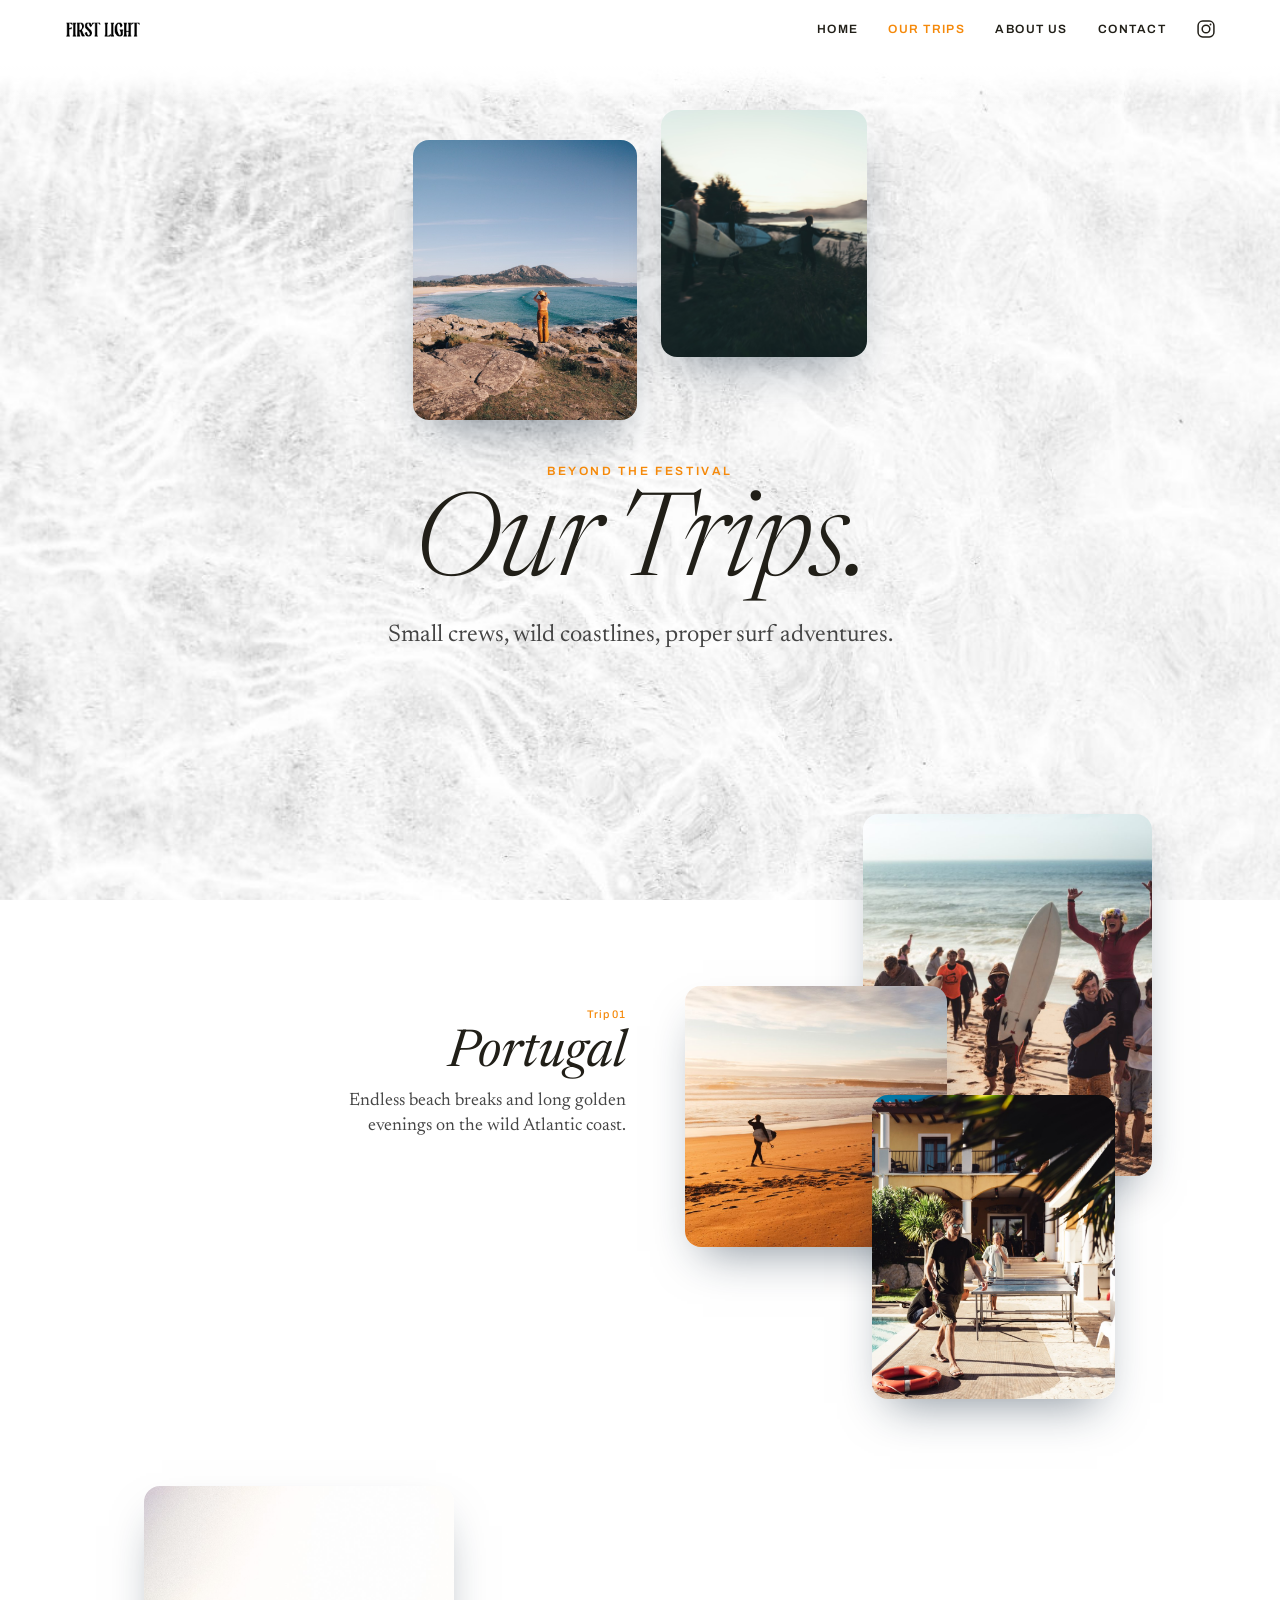
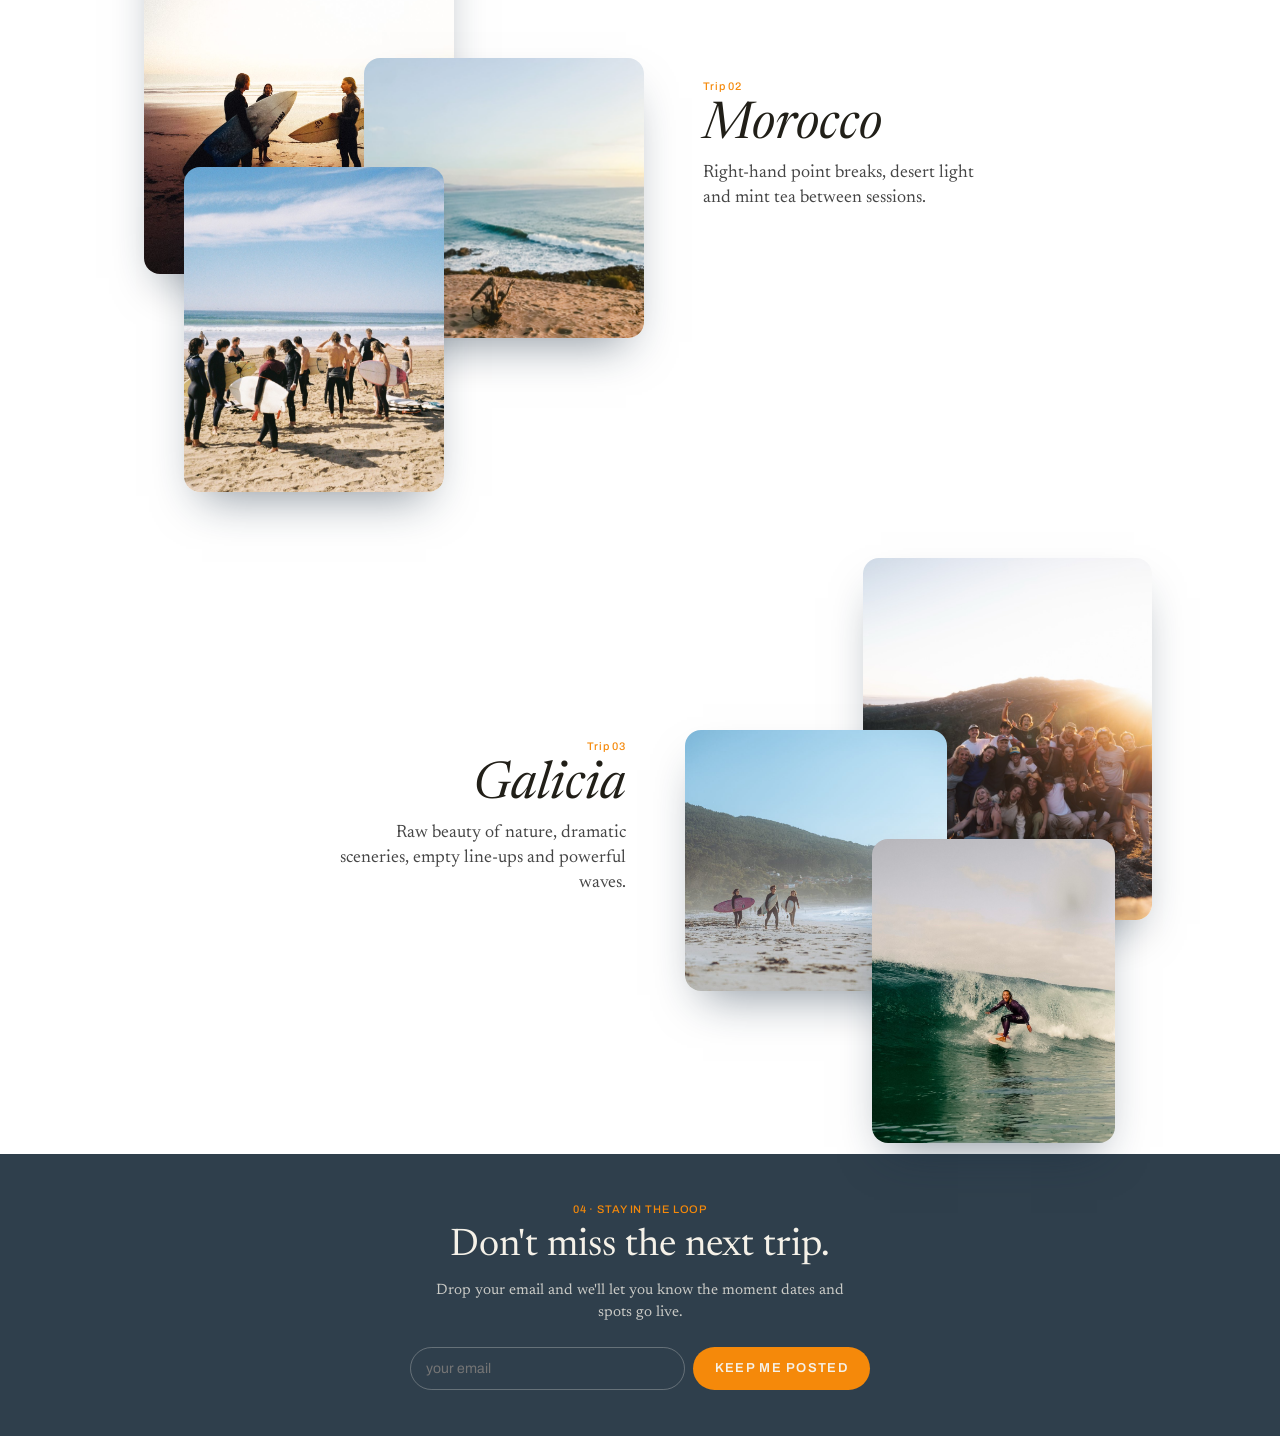
<file: trips/index.html>
<!DOCTYPE html>
<html lang="en">
<head>
  <meta charset="utf-8">
  <meta name="viewport" content="width=device-width, initial-scale=1">
  <meta name="theme-color" content="#ffffff">
  <title>Our Trips - Portugal, Morocco &amp; Galicia | First Light</title>
  <meta name="description" content="Look back at our Surf Explorations, from Peniche to Sidi Kaouki to Galicia. Real moments, good waves, and lifetime memories. This is First Light.">

  <!-- Open Graph / Social-Vorschau (WhatsApp, Facebook, LinkedIn, iMessage …). -->
  <meta property="og:type" content="website">
  <meta property="og:site_name" content="First Light">
  <meta property="og:url" content="https://firstlight.pt/trips/">
  <meta property="og:title" content="Our Trips | First Light">
  <meta property="og:description" content="From Peniche to Sidi Kaouki to Galicia. Real moments, good waves, lifetime memories. This is First Light. 🔥">
  <meta property="og:image" content="https://firstlight.pt/assets/web-ph-home-surfers.jpg">
  <meta property="og:image:width" content="1500">
  <meta property="og:image:height" content="1000">
  <meta property="og:image:alt" content="First Light — surfers walking the beach at first light">
  <meta name="twitter:card" content="summary_large_image">
  <meta name="twitter:title" content="Our Trips | First Light">
  <meta name="twitter:description" content="From Peniche to Sidi Kaouki to Galicia. Real moments, good waves, lifetime memories. This is First Light. 🔥">
  <meta name="twitter:image" content="https://firstlight.pt/assets/web-ph-home-surfers.jpg">

  <link rel="preconnect" href="https://fonts.googleapis.com">
  <link rel="preconnect" href="https://fonts.gstatic.com" crossorigin>
  <link href="https://fonts.googleapis.com/css2?family=Newsreader:ital,opsz,wght@0,6..72,300;0,6..72,400;0,6..72,500;0,6..72,600;1,6..72,400;1,6..72,500&family=Archivo:wght@400;500;600;700&display=swap" rel="stylesheet">

  <link rel="icon" type="image/svg+xml" href="/assets/favicon_firstlight.png">
  <link rel="stylesheet" href="/styles.css">

  <!-- Intro-Herz nur beim ERSTEN Aufruf einer Sitzung zeigen. -->
  <script>
    try {
      if (sessionStorage.getItem('fl_intro_seen')) document.documentElement.classList.add('intro-seen');
      else sessionStorage.setItem('fl_intro_seen', '1');
    } catch (e) {}
  </script>
</head>

<body>

  <div class="loader" aria-hidden="true">
    <svg class="loader__heart" viewBox="0 0 240 220" fill="none" xmlns="http://www.w3.org/2000/svg">
      <path pathLength="1"
            d="M133 176 C 96 150, 44 130, 30 88 C 19 53, 52 24, 82 44 C 99 55, 111 73, 121 91 C 131 71, 146 49, 171 42 C 208 31, 227 64, 209 94 C 188 130, 138 156, 105 197"
            stroke="#F5F1E8" stroke-width="11" stroke-linecap="round" stroke-linejoin="round"/>
    </svg>
  </div>

  <div class="site-bg"></div>

  <header class="site-header">
    <div class="header-veil" aria-hidden="true"></div>
    <div class="header-inner">
      <a href="/" aria-label="First Light – Home">
        <img class="logo" src="/assets/firstlight-logo.png" alt="First Light">
      </a>
      <nav class="nav-desktop">
        <a class="nav-link" href="/">Home</a>
        <a class="nav-link" href="/trips/" aria-current="page">Our Trips</a>
        <a class="nav-link" href="/about/">About Us</a>
        <a class="nav-link" href="/contact/">Contact</a>
        <a class="nav-icon" href="https://www.instagram.com/firstlight.pt/" target="_blank" rel="noopener" aria-label="Instagram">
          <svg width="20" height="20" viewBox="0 0 24 24" fill="none" stroke="currentColor" stroke-width="1.8" stroke-linecap="round"><rect x="2.5" y="2.5" width="19" height="19" rx="5.5"></rect><circle cx="12" cy="12" r="4.6"></circle><circle cx="17.4" cy="6.6" r="1.1" fill="currentColor" stroke="none"></circle></svg>
        </a>
      </nav>
      <button class="burger" data-burger aria-label="Menü öffnen">
        <span class="burger__bar"></span>
        <span class="burger__bar"></span>
        <span class="burger__bar"></span>
      </button>
    </div>
  </header>

  <div class="mobile-menu" data-menu>
    <nav>
      <a class="mobile-menu__link" href="/">Home</a>
      <a class="mobile-menu__link" href="/trips/" aria-current="page">Our Trips</a>
      <a class="mobile-menu__link" href="/about/">About Us</a>
      <a class="mobile-menu__link" href="/contact/">Contact</a>
    </nav>
    <a class="mobile-menu__social" href="https://www.instagram.com/firstlight.pt/" target="_blank" rel="noopener" aria-label="Instagram">
      <svg width="22" height="22" viewBox="0 0 24 24" fill="none" stroke="currentColor" stroke-width="1.8" stroke-linecap="round"><rect x="2.5" y="2.5" width="19" height="19" rx="5.5"></rect><circle cx="12" cy="12" r="4.6"></circle><circle cx="17.4" cy="6.6" r="1.1" fill="currentColor" stroke="none"></circle></svg>
      <span>@FIRSTLIGHT.PT</span>
    </a>
  </div>


  <main>
    <!-- ================================================================
         SEITE: OUR TRIPS
         ================================================================ -->
    <section class="page" data-page="trips" aria-label="Our Trips">

      <!-- ---- HERO ---- -->
      <div class="hero hero--sub">
        <div class="photo-row photo-row--sub hero-photos-trips">
          <div class="photo float-a"><img src="/assets/web-ph-trips-hero-1.jpg" alt=""></div>
          <div class="photo float-b"><img src="/assets/web-ph-hill-crew.jpg" alt=""></div>
        </div>
        <div class="hero-copy">
          <div class="eyebrow">Beyond the Festival</div>
          <h1 class="section-head">Our Trips.</h1>
          <p class="lede">Small crews, wild coastlines, proper surf adventures.</p>
        </div>
      </div>

      <!-- ---- TRIP 01 — Portugal ----
           Aufbau jedes Trips: links Text (.trip-copy), rechts Foto-Cluster
           (.trip-stage mit 3 Fotos). Bei der Variante .trip--rev sind Text
           und Fotos gespiegelt. -->
      <section class="section">
        <div class="wrap trip">
          <div class="trip-copy reveal">
            <div class="label">Trip 01</div>
            <h2>Portugal</h2>
            <p>Endless beach breaks and long golden evenings on the wild Atlantic coast.</p>
          </div>
          <div class="trip-stage">
            <div class="photo float-c"><img src="/assets/web-ph-portugal-2.jpg" alt=""></div>
            <div class="photo float-d"><img src="/assets/web-ph-portugal-1.jpg" alt=""></div>
            <div class="photo float-a"><img src="/assets/web-ph-portugal-3.jpg" alt=""></div>
          </div>
        </div>
      </section>

      <!-- ---- TRIP 02 — Morocco (gespiegelt) ---- -->
      <section class="section">
        <div class="wrap trip trip--rev">
          <div class="trip-copy reveal">
            <div class="label">Trip 02</div>
            <h2>Morocco</h2>
            <p>Right-hand point breaks, desert light and mint tea between sessions.</p>
          </div>
          <div class="trip-stage">
            <div class="photo float-b"><img src="/assets/web-ph-morocco-1.jpg" alt=""></div>
            <div class="photo float-e"><img src="/assets/web-ph-morocco-2.jpg" alt=""></div>
            <div class="photo float-c"><img src="/assets/web-ph-morocco-3.jpg" alt=""></div>
          </div>
        </div>
      </section>

      <!-- ---- TRIP 03 — Galicia ---- -->
      <section class="section">
        <div class="wrap trip">
          <div class="trip-copy reveal">
            <div class="label">Trip 03</div>
            <h2>Galicia</h2>
            <p>Raw beauty of nature, dramatic sceneries, empty line-ups and powerful waves.</p>
          </div>
          <div class="trip-stage">
            <div class="photo float-a"><img src="/assets/web-ph-galicia-2.jpg" alt=""></div>
            <div class="photo float-c"><img src="/assets/web-ph-beach-walk.jpg" alt=""></div>
            <div class="photo float-e"><img src="/assets/web-ph-galicia-3.jpg" alt=""></div>
          </div>
        </div>
      </section>

      <!-- ---- NEWSLETTER-FOOTER (Trips) ---- -->
      <footer class="footer footer--center">
        <div class="wrap" style="max-width:720px">
          <div class="reveal">
            <div class="eyebrow">04 · Stay in the loop</div>
            <h2>Don't miss the next trip.</h2>
            <p>Drop your email and we'll let you know the moment dates and spots go live.</p>
            <form class="newsletter" data-newsletter>
              <input type="email" name="fields[email]" placeholder="your email" aria-label="your email" required>
              <button type="submit">Keep me posted</button>
              <input type="text" name="hp" tabindex="-1" autocomplete="off" aria-hidden="true" class="hp-field">
            </form>
          </div>
        </div>
      </footer>
    </section>
  </main>

  <script src="/script.js"></script>
</body>
</html>
</file>
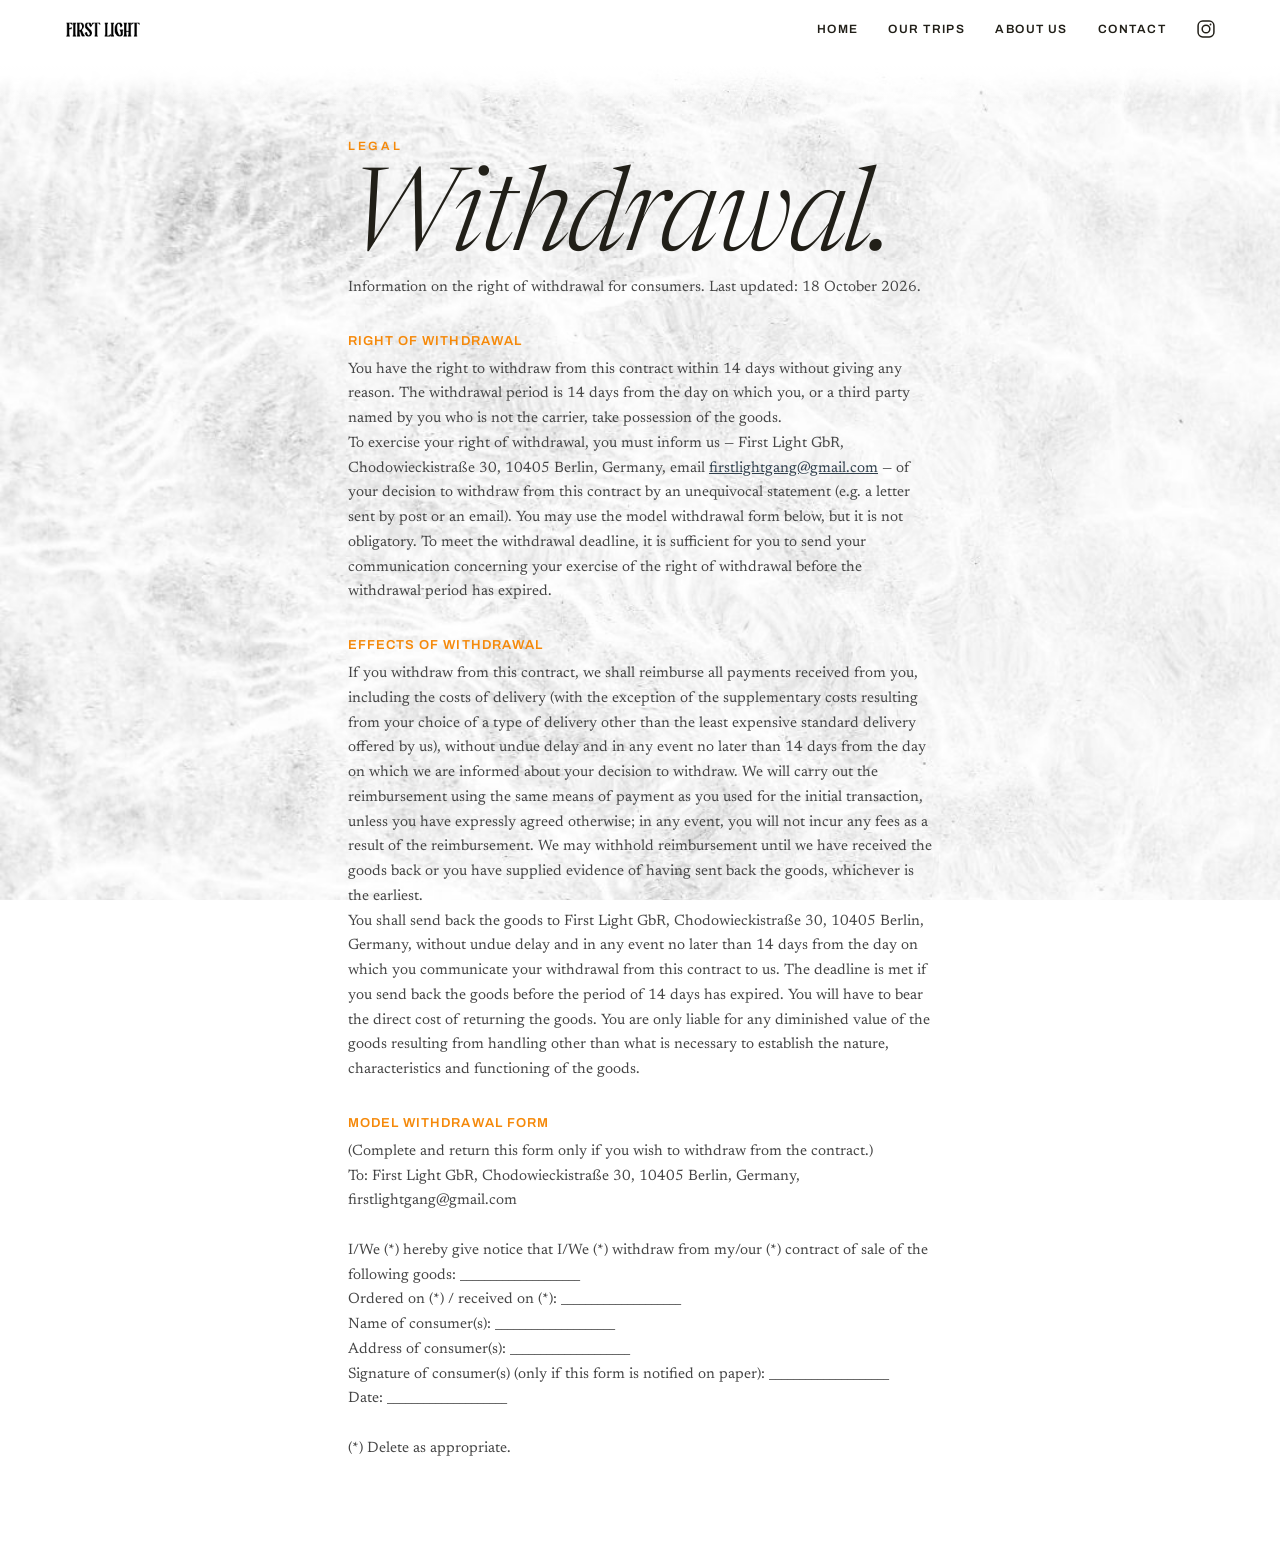
<file: withdrawal/index.html>
<!DOCTYPE html>
<html lang="en">
<head>
  <meta charset="utf-8">
  <meta name="viewport" content="width=device-width, initial-scale=1">
  <meta name="theme-color" content="#ffffff">
  <title>Right of Withdrawal | First Light</title>
  <meta name="description" content="Information on the right of withdrawal and model withdrawal form for orders in the First Light shop.">
  <meta name="robots" content="noindex">

  <link rel="preconnect" href="https://fonts.googleapis.com">
  <link rel="preconnect" href="https://fonts.gstatic.com" crossorigin>
  <link href="https://fonts.googleapis.com/css2?family=Newsreader:ital,opsz,wght@0,6..72,300;0,6..72,400;0,6..72,500;0,6..72,600;1,6..72,400;1,6..72,500&family=Archivo:wght@400;500;600;700&display=swap" rel="stylesheet">

  <link rel="icon" type="image/svg+xml" href="/assets/favicon_firstlight.png">
  <link rel="stylesheet" href="/styles.css">

  <!-- Intro-Herz nur beim ERSTEN Aufruf einer Sitzung zeigen. -->
  <script>
    try {
      if (sessionStorage.getItem('fl_intro_seen')) document.documentElement.classList.add('intro-seen');
      else sessionStorage.setItem('fl_intro_seen', '1');
    } catch (e) {}
  </script>
</head>

<body>

  <div class="loader" aria-hidden="true">
    <svg class="loader__heart" viewBox="0 0 240 220" fill="none" xmlns="http://www.w3.org/2000/svg">
      <path pathLength="1"
            d="M133 176 C 96 150, 44 130, 30 88 C 19 53, 52 24, 82 44 C 99 55, 111 73, 121 91 C 131 71, 146 49, 171 42 C 208 31, 227 64, 209 94 C 188 130, 138 156, 105 197"
            stroke="#F5F1E8" stroke-width="11" stroke-linecap="round" stroke-linejoin="round"/>
    </svg>
  </div>

  <div class="site-bg"></div>

  <header class="site-header">
    <div class="header-veil" aria-hidden="true"></div>
    <div class="header-inner">
      <a href="/" aria-label="First Light – Home">
        <img class="logo" src="/assets/firstlight-logo.png" alt="First Light">
      </a>
      <nav class="nav-desktop">
        <a class="nav-link" href="/">Home</a>
        <a class="nav-link" href="/trips/">Our Trips</a>
        <a class="nav-link" href="/about/">About Us</a>
        <a class="nav-link" href="/contact/">Contact</a>
        <a class="nav-icon" href="https://www.instagram.com/firstlight.pt/" target="_blank" rel="noopener" aria-label="Instagram">
          <svg width="20" height="20" viewBox="0 0 24 24" fill="none" stroke="currentColor" stroke-width="1.8" stroke-linecap="round"><rect x="2.5" y="2.5" width="19" height="19" rx="5.5"></rect><circle cx="12" cy="12" r="4.6"></circle><circle cx="17.4" cy="6.6" r="1.1" fill="currentColor" stroke="none"></circle></svg>
        </a>
      </nav>
      <button class="burger" data-burger aria-label="Menü öffnen">
        <span class="burger__bar"></span>
        <span class="burger__bar"></span>
        <span class="burger__bar"></span>
      </button>
    </div>
  </header>

  <div class="mobile-menu" data-menu>
    <nav>
      <a class="mobile-menu__link" href="/">Home</a>
      <a class="mobile-menu__link" href="/trips/">Our Trips</a>
      <a class="mobile-menu__link" href="/about/">About Us</a>
      <a class="mobile-menu__link" href="/contact/">Contact</a>
    </nav>
    <a class="mobile-menu__social" href="https://www.instagram.com/firstlight.pt/" target="_blank" rel="noopener" aria-label="Instagram">
      <svg width="22" height="22" viewBox="0 0 24 24" fill="none" stroke="currentColor" stroke-width="1.8" stroke-linecap="round"><rect x="2.5" y="2.5" width="19" height="19" rx="5.5"></rect><circle cx="12" cy="12" r="4.6"></circle><circle cx="17.4" cy="6.6" r="1.1" fill="currentColor" stroke="none"></circle></svg>
      <span>@FIRSTLIGHT.PT</span>
    </a>
  </div>


  <main>
    <!-- ================================================================
         SEITE: WITHDRAWAL (Widerrufsbelehrung + Muster-Widerrufsformular)
         PROVISORISCHER ENTWURF – vor dem ersten Verkauf juristisch
         prüfen lassen!
         ================================================================ -->
    <section class="page" data-page="withdrawal" aria-label="Right of Withdrawal">
      <div class="imprint">
        <div class="eyebrow">Legal</div>
        <h1 class="section-head">Withdrawal.</h1>
        <p>Information on the right of withdrawal for consumers. Last updated: 18 October 2026.</p>

        <h2>Right of withdrawal</h2>
        <p>You have the right to withdraw from this contract within 14 days without giving any reason. The withdrawal period is 14 days from the day on which you, or a third party named by you who is not the carrier, take possession of the goods.</p>
        <p>To exercise your right of withdrawal, you must inform us — First Light GbR, Chodowieckistraße 30, 10405 Berlin, Germany, email <a href="mailto:firstlightgang@gmail.com">firstlightgang@gmail.com</a> — of your decision to withdraw from this contract by an unequivocal statement (e.g. a letter sent by post or an email). You may use the model withdrawal form below, but it is not obligatory. To meet the withdrawal deadline, it is sufficient for you to send your communication concerning your exercise of the right of withdrawal before the withdrawal period has expired.</p>

        <h2>Effects of withdrawal</h2>
        <p>If you withdraw from this contract, we shall reimburse all payments received from you, including the costs of delivery (with the exception of the supplementary costs resulting from your choice of a type of delivery other than the least expensive standard delivery offered by us), without undue delay and in any event no later than 14 days from the day on which we are informed about your decision to withdraw. We will carry out the reimbursement using the same means of payment as you used for the initial transaction, unless you have expressly agreed otherwise; in any event, you will not incur any fees as a result of the reimbursement. We may withhold reimbursement until we have received the goods back or you have supplied evidence of having sent back the goods, whichever is the earliest.</p>
        <p>You shall send back the goods to First Light GbR, Chodowieckistraße 30, 10405 Berlin, Germany, without undue delay and in any event no later than 14 days from the day on which you communicate your withdrawal from this contract to us. The deadline is met if you send back the goods before the period of 14 days has expired. You will have to bear the direct cost of returning the goods. You are only liable for any diminished value of the goods resulting from handling other than what is necessary to establish the nature, characteristics and functioning of the goods.</p>

        <h2>Model withdrawal form</h2>
        <p>(Complete and return this form only if you wish to withdraw from the contract.)</p>
        <p>
          To: First Light GbR, Chodowieckistraße 30, 10405 Berlin, Germany, firstlightgang@gmail.com<br>
          <br>
          I/We (*) hereby give notice that I/We (*) withdraw from my/our (*) contract of sale of the following goods: ____________________<br>
          Ordered on (*) / received on (*): ____________________<br>
          Name of consumer(s): ____________________<br>
          Address of consumer(s): ____________________<br>
          Signature of consumer(s) (only if this form is notified on paper): ____________________<br>
          Date: ____________________<br>
          <br>
          (*) Delete as appropriate.
        </p>
      </div>
    </section>
  </main>

  <script src="/script.js"></script>
</body>
</html>
</file>
<file: styles.css>
/* ============================================================================
   FIRST LIGHT — Stylesheet
   ----------------------------------------------------------------------------
   Aufbau dieser Datei (von oben nach unten):
     1.  EINSTELLUNGEN   → Farben & Schriften zum schnellen Anpassen (:root)
     2.  GRUNDLAGEN      → Reset, Body, Hintergrund
     3.  HEADER & NAV    → Kopfzeile, Desktop-Navigation, Burger-Menü
     4.  MOBILE MENÜ     → Vollbild-Overlay auf dem Handy
     5.  BAUSTEINE       → wiederverwendbare Elemente (Buttons, Überschriften,
                            Fotos, Animationen) – einmal definiert, überall genutzt
     6.  SEITEN-LAYOUT   → Sections, Container, Hero
     7.  HOME            → Reel, Key Facts, Zitat, Programm, Footer
     8.  OUR TRIPS       → Trip-Blöcke
     9.  ABOUT US        → Text + Foto-Raster
     10. CONTACT         → schwebende Fotos + Kontaktbox
     11. DESKTOP         → alles ab 900px Breite (Mehrspaltigkeit etc.)
     12. BEWEGUNG AUS    → Animationen für Nutzer:innen mit "reduzierter Bewegung"

   TIPP: Das meiste, was du ändern willst (Farben, Schriften), steht ganz oben
   unter EINSTELLUNGEN. Texte und Bilder änderst du in der index.html.
   ============================================================================ */


/* ============================================================================
   1. EINSTELLUNGEN  —  hier die wichtigsten Stellschrauben
   ============================================================================ */
:root {
  /* ----- Farben -------------------------------------------------------------
     Ändere einen Hex-Wert (#......) und die Farbe wird überall im Layout
     übernommen, wo diese Variable benutzt wird. */
  --color-ink:        #211F18;  /* sehr dunkles Braun – Haupt-Überschriften & Text */
  --color-body:       var(--color-onyx-grey);  /* Fließtext → Onyx Grey */
  --color-muted:      var(--color-onyx-grey);  /* gedämpfter Text (Untertitel / Lede) → Onyx Grey */
  --color-blue:       #2F3F4C;  /* Blau – Footer, Loader & Imprint-Links */
  --color-navy:       var(--color-ocean-blue); /* Footer-Hintergrund → Ocean Blue */
  --color-accent:     var(--color-sunrise-orange); /* kleine Labels & Hover → Sunrise Orange */
  --color-gold:       var(--color-sunrise-orange); /* Buttons → Sunrise Orange */
  --color-gold-hover: #ffa971;  /* Sunrise Orange heller – Button beim Drüberfahren */
  --color-gold-soft:  var(--color-sunrise-orange); /* Button im dunklen Footer → Sunrise Orange */
  --color-cream:      var(--color-sea-salt);  /* heller Text auf dunklem Grund → Sea Salt */
  --color-cream-dim:  rgba(245,241,232,.78);  /* Sea Salt, leicht transparent */
  --color-mono:       var(--color-onyx-grey);  /* kleine Datums-/Mono-Labels → Onyx Grey */
  --color-line:       rgba(18,58,90,.16);    /* feine Trennlinien */
  --color-placeholder:#cdd6da;  /* Hintergrund leerer Foto-Platzhalter */

  /* ----- FIRST LIGHT COLOR IDENTITY -----------------------------------------
     Die offiziellen Markenfarben. Um sie irgendwo zu verwenden, einfach
     z. B. background: var(--color-ocean-blue); schreiben. */
  --color-ocean-blue:     #2F3F4C;  /* Ocean Blue    – dunkles Blau */
  --color-sea-salt:       #F5F1E8;  /* Sea Salt      – warmes Off-White */
  --color-sunrise-orange: #f5890a;  /* Sunrise Orange – kräftiger Akzent */
  --color-onyx-grey:      #454545;  /* Onyx Grey     – neutrales Dunkelgrau */

  /* ----- Schriften ----------------------------------------------------------
     Geladen werden Newsreader (Serife) & Archivo (serifenlos) per Google Fonts
     im <head> der index.html. Willst du andere Schriften:
       1. neuen <link> in der index.html eintragen
       2. hier den Namen austauschen */
  --font-serif: 'Newsreader', Georgia, serif;        /* Überschriften & Fließtext */
  --font-sans:  'Archivo', Helvetica, Arial, sans-serif; /* Labels, Navi, Buttons */
  --font-mono:  'Archivo', Helvetica, Arial, sans-serif; /* kleine Datums-Labels –
                   bewusst dieselbe Schrift wie Buttons/Eyebrows (einheitliches Bild) */

  /* ----- Layout -------------------------------------------------------------- */
  --maxwidth:  1080px;  /* maximale Breite des Inhalts auf großen Bildschirmen */
  --radius:    16px;    /* Eck-Rundung der Fotos */
  --shadow:    0 22px 44px -18px rgba(20,40,60,.5); /* Schatten unter den Fotos */
}


/* ============================================================================
   2. GRUNDLAGEN
   ============================================================================ */
* { box-sizing: border-box; }

html, body {
  margin: 0;
  padding: 0;
  font-family: var(--font-serif);
  color: var(--color-ink);
}
/* Weiß NUR auf html (nicht body!): wird beim Überscrollen (Gummiband-
   Effekt) sichtbar. Auf dem body würde es das Wasser-Foto (.site-bg,
   z-index:-1) verdecken. */
html { background: #ffffff; }

/* Fixer Hintergrund: das Wasser-Foto bleibt beim Scrollen stehen.
   Liegt hinter allen Inhalten (z-index:-1). Bild austauschen:
   assets/web-bg.jpg ersetzen oder den Pfad unten ändern. */
.site-bg {
  position: fixed;
  top: 0;
  left: 0;
  right: 0;
  /* Feste Höhe statt bottom:0 (früher inset:0). Am Handy ändert das Ein-/
     Ausblenden der Safari-Adressleiste sonst laufend die Elementhöhe, wodurch
     das "cover"-Hintergrundbild beim Scrollen sichtbar rein-/rauszoomt.
     100lvh ist die stabile, größtmögliche Viewport-Höhe → kein Zoomen mehr.
     100vh dient als Fallback für ältere Browser ohne lvh-Einheit. */
  height: 100vh;
  height: 100lvh;
  z-index: -1;
  /* Das Bild liegt auf ::before, damit dieses fixed-Element für Safaris
     Statusleisten-Sampling unsichtbar bleibt (siehe .site-header). */
}
.site-bg::before {
  content: "";
  position: absolute; inset: 0;
  background: #f4f6f7 url('assets/web-bg.jpg') center center / cover no-repeat;
}

img { display: block; max-width: 100%; }
a   { color: inherit; }


/* ============================================================================
   3. HEADER & NAVIGATION
   ============================================================================ */
/* Kopfzeile bleibt oben fixiert. Der weiße Verlauf sorgt dafür, dass die
   Navigation auch über hellen Fotos lesbar bleibt. */
/* WICHTIG – Safari-26-Statusleisten-Fix (iPhone):
   Safari 26 färbt den Bereich hinter Uhr/Dynamic Island mit der
   background-color des obersten sticky/fixed Elements ein – aber nur,
   wenn die Farbe DIREKT auf dem Element liegt (Verläufe, ::before und
   absolute Kinder ignoriert es). Deshalb ist der Header ein deckend
   weißer Balken – wie bei tagesschau.de und transfermarkt.de, wo die
   Statusleiste sauber aussieht. Der weiche Übergang nach unten liegt
   auf dem Kind-Element .header-veil (direkt unter dem Balken).
   margin-bottom gleicht die Höhe aus → kein Layout-Platzverbrauch. */
.site-header {
  position: sticky;
  top: 0;
  height: 64px;
  margin-bottom: -64px;
  background-color: #ffffff;     /* ← DIE Zeile, die Safari 26 ausliest */
  z-index: 50;
  pointer-events: none;          /* Balken selbst nicht klickbar … */
  transition: opacity .3s ease;
}

/* Weiche Unterkante des weißen Header-Balkens (das <div class="header-veil">
   in der index.html): kurzer Verlauf von voll weiß zu durchsichtig, damit
   die Fotos beim Scrollen sanft unter dem Balken abtauchen statt hart
   abgeschnitten zu werden. */
.header-veil {
  position: absolute;
  top: 100%;                     /* beginnt direkt unter dem weißen Balken */
  left: 0; right: 0;
  height: 40px;
  pointer-events: none;
  background: linear-gradient(180deg,
    #ffffff 0%, rgba(255,255,255,.9) 30%, rgba(255,255,255,.55) 60%,
    rgba(255,255,255,.22) 82%, rgba(255,255,255,0) 100%);
}

/* Desktop-Overscroll (Gummiband oben): Über dem weißen Header-Balken soll nur
   WEISS erscheinen, nicht der fixe Wasser-Hintergrund. Dieser weiße Streifen
   hängt am (mit dem Inhalt mitfedernden) Header und liegt normalerweise
   außerhalb des Bildschirms – erst beim Hochziehen wird er sichtbar und
   verdeckt den fest stehenden Wasser-Hintergrund (.site-bg). */
@media (min-width: 900px) {
  .site-header::before {
    content: "";
    position: absolute;
    left: 0; right: 0;
    bottom: 100%;          /* direkt über dem Balken, nach oben verlängert */
    height: 100vh;
    background: #ffffff;
    pointer-events: none;
  }
}

/* … aber Logo, Navi & Burger schon */
.header-inner {
  position: relative;   /* liegt damit ÜBER dem .header-veil-Hintergrund */
  display: flex;
  align-items: center;
  justify-content: space-between;
  padding: 18px 22px 0;   /* 18px Abstand zur Bildschirm-Oberkante */
  max-width: 1240px;
  margin: 0 auto;
}
.header-inner a,
.header-inner nav,
.header-inner button { pointer-events: auto; }

.logo { height: 22px; width: auto; }   /* Größe des Logos im Header */

/* Desktop-Navigation – auf dem Handy ausgeblendet (siehe Abschnitt 11) */
.nav-desktop { display: none; gap: 30px; align-items: center; }
.nav-link {
  font: 600 12px/1 var(--font-sans);
  letter-spacing: .12em;
  text-transform: uppercase;
  color: var(--color-ink);
  text-decoration: none;
  transition: color .2s ease;
}
.nav-link:hover,
.nav-icon:hover { color: var(--color-accent); }
/* aktuelle Seite in der Navigation hervorheben (eigenständige Seiten) */
.nav-link[aria-current="page"] { color: var(--color-accent); }
.nav-icon { display: inline-flex; color: var(--color-ink); transition: color .2s ease; }

/* Burger-Button (nur Handy). Die drei Balken haben Surfbrett-Form (clip-path). */
.burger {
  display: flex; flex-direction: column; gap: 6px;
  background: none; border: none; padding: 6px; cursor: pointer;
}
.burger__bar {
  display: block; width: 30px; height: 6px;
  background: var(--color-ink);
  clip-path: polygon(0 50%,16% 0,84% 0,100% 50%,84% 100%,16% 100%);
}

/* Wenn das Mobile-Menü offen ist, blenden wir den Header aus
   (die Klasse .menu-open wird per JavaScript an <body> gesetzt). */
.menu-open .site-header { opacity: 0; pointer-events: none; }


/* ============================================================================
   4. MOBILE MENÜ  (Vollbild-Overlay)
   ============================================================================ */
.mobile-menu {
  position: fixed; inset: 0; z-index: 60;
  /* WICHTIG: Dunkle Farbe + Blur liegen auf ::before, NICHT hier!
     Safari 26 liest background-color/backdrop-filter von fixed-Elementen
     für die iPhone-Statusleiste aus – auch im unsichtbaren Zustand
     (opacity 0). Das Menü liegt mit z-index 60 ÜBER dem weißen Header
     (50) und würde dessen Farbe sonst dauerhaft überstimmen. */
  opacity: 0; pointer-events: none; visibility: hidden;
  transform: translateY(-8px);
  transition: opacity .38s ease, transform .38s ease, visibility 0s linear .38s;
  display: flex; flex-direction: column;
  align-items: center; justify-content: flex-start;
  /* safe-area: Menüpunkte nicht unter Statusleiste/Home-Balken schieben */
  padding: calc(104px + env(safe-area-inset-top, 0px)) 32px
           calc(38px + env(safe-area-inset-bottom, 0px));
  text-align: center;
}
.mobile-menu::before {
  content: "";
  position: absolute; inset: 0; z-index: -1;
  background: rgba(47,63,76,.96);   /* Ocean Blue (#2F3F4C), leicht transparent */
  backdrop-filter: blur(8px);
  -webkit-backdrop-filter: blur(8px);
}
.mobile-menu.is-open {
  opacity: 1; pointer-events: auto; visibility: visible;
  transform: translateY(0);
  transition: opacity .38s ease, transform .38s ease, visibility 0s;
}
.mobile-menu nav { display: flex; flex-direction: column; align-items: center; gap: 6px; }
.mobile-menu__link {
  font: italic 300 44px/1.18 var(--font-serif);   /* kursiv wie die Display-Überschriften */
  letter-spacing: -.02em;
  color: var(--color-cream);
  text-decoration: none;
  transition: color .2s ease;
}
.mobile-menu__link:hover,
.mobile-menu__link[aria-current="page"] { color: var(--color-gold); }
.mobile-menu__social {
  margin-top: auto;
  display: inline-flex; align-items: center; justify-content: center; gap: 10px;
  text-decoration: none; color: rgba(239,230,213,.7);
  transition: color .2s ease;
}
.mobile-menu__social:hover { color: var(--color-gold); }
.mobile-menu__social span { font: 600 12px var(--font-sans); letter-spacing: .12em; }


/* ============================================================================
   5. WIEDERVERWENDBARE BAUSTEINE
   ============================================================================ */

/* --- kleines Großbuchstaben-Label über Überschriften ("THE FIRST LIGHT …") - */
.eyebrow {
  font: 600 12px/1 var(--font-sans);
  letter-spacing: .22em;
  text-transform: uppercase;
  color: var(--color-accent);
  margin-bottom: 18px;   /* Abstand über der Überschrift (= Abstand darunter, s. .lede) */
}
/* Variante mit etwas weniger Abstand (in Sektionen) */
.eyebrow--section { letter-spacing: .18em; margin-bottom: 14px; }

/* --- große Display-Überschrift auf der Startseite ("Surf Days.") ---------- */
.h1-display {
  margin: 0;
  font: italic 300 clamp(64px, 17vw, 96px)/0.92 var(--font-serif);
  letter-spacing: -.02em;
  color: var(--color-ink);
}
/* --- Display-Überschrift der Unterseiten ("Our Trips." / "About Us." …) ---
   Bewusst gleiche Größe wie .h1-display ("Surf Days." auf der Startseite). */
.section-head {
  margin: 0;
  font: italic 300 clamp(64px, 17vw, 96px)/0.92 var(--font-serif);
  letter-spacing: -.02em;
  color: var(--color-ink);
}
/* --- Standard-Überschrift innerhalb einer Sektion ------------------------- */
.h2 {
  margin: 0 0 26px;
  font: italic 400 30px/1.08 var(--font-serif);
  color: var(--color-ink);
}
/* --- einleitender Untertitel unter den großen Überschriften --------------- */
.lede {
  font: 400 19px/1.35 var(--font-serif);
  color: var(--color-muted);
  max-width: 340px;
  /* fester Abstand zur Überschrift darüber (statt Browser-Standard 1em, der je
     nach Schriftgröße schwankt) – symmetrisch zum .eyebrow-Abstand oben. */
  margin-top: 18px;
}
/* --- kleines Datums-/Mono-Label ("SEP 5–12 · 2026 · PORTUGAL") ------------ */
.meta {
  font: 600 11px/1 var(--font-mono);
  letter-spacing: .18em;
  color: var(--color-mono);
}
/* --- großes Zitat --------------------------------------------------------- */
.quote {
  margin: 0;
  font: italic 400 32px/1.18 var(--font-serif);
  color: var(--color-ink);   /* das übliche "Schwarz" der Überschriften */
}

/* --- Buttons (goldener "Pillen"-Button) ----------------------------------- */
.btn {
  display: inline-flex; align-items: center; gap: 9px;
  font: 600 13px/1 var(--font-sans);
  letter-spacing: .10em;
  text-transform: uppercase;
  color: var(--color-sea-salt);
  background: var(--color-gold);
  padding: 15px 24px;
  border-radius: 999px;
  text-decoration: none;
  cursor: pointer; border: none;
  transition: background .2s ease;
}
/* Helleres Orange nur bei echtem Maus-Hover. Auf Touch-Geräten (iPhone)
   würde der Zustand nach dem Tippen "kleben bleiben" und der Button sähe
   dauerhaft anders aus als die übrigen CTAs. */
@media (hover: hover) {
  .btn:hover { background: var(--color-gold-hover); }
}

/* --- Foto-Karte: einheitlicher Look für ALLE Bilder ----------------------- */
/* Jedes <div class="photo"> enthält genau ein <img>. Bild austauschen =
   in der index.html das src="…" des <img> ändern. Größe/Position der einzelnen
   Fotos wird in den jeweiligen Abschnitten (Hero, Trips, …) gesetzt. */
.photo {
  position: relative;
  border-radius: var(--radius);
  overflow: hidden;
  box-shadow: var(--shadow);
}
.photo img {
  position: absolute; inset: 0;
  width: 100%; height: 100%;
  object-fit: cover;            /* füllt die Karte ohne Verzerrung */
}
/* leerer Platzhalter, bis ein echtes Foto eingesetzt wird */
.photo--placeholder {
  background: var(--color-placeholder);
  display: flex; align-items: center; justify-content: center;
}
.photo--placeholder::after {
  content: "photo";
  font: 500 9px/1 var(--font-mono);
  letter-spacing: .12em; text-transform: uppercase;
  color: #5b6b73;
}

/* --- Schwebe-Animation der Fotos -----------------------------------------
   Fünf leicht unterschiedliche Bewegungen (a–e), damit die Fotos nicht
   synchron wippen. Auf ein Foto wird z. B. class="photo float-a" gesetzt. */
@keyframes float-a { from { transform: rotate(-4deg)  translate(0,0); } to { transform: rotate(-2.4deg) translate(5px,-16px); } }
@keyframes float-b { from { transform: rotate(5deg)   translate(0,0); } to { transform: rotate(3.2deg)  translate(-7px,-13px); } }
@keyframes float-c { from { transform: rotate(3deg)   translate(0,0); } to { transform: rotate(5deg)    translate(6px,-11px); } }
@keyframes float-d { from { transform: rotate(-2deg)  translate(0,0); } to { transform: rotate(-4deg)   translate(-6px,-15px); } }
@keyframes float-e { from { transform: rotate(1.5deg) translate(0,0); } to { transform: rotate(-1deg)   translate(5px,-9px); } }
.float-a { animation: float-a 7s   ease-in-out infinite alternate; }
.float-b { animation: float-b 8.5s ease-in-out infinite alternate; }
.float-c { animation: float-c 7.6s ease-in-out infinite alternate; }
.float-d { animation: float-d 9.4s ease-in-out infinite alternate; }
.float-e { animation: float-e 7.9s ease-in-out infinite alternate; }

/* --- Einblenden beim Scrollen --------------------------------------------
   Elemente mit class="reveal" starten unsichtbar und blenden beim Scrollen
   sanft ein (nur Deckkraft, ohne Bewegung/Zoom).
   Das JavaScript fügt dazu die Klasse .is-visible hinzu. */
.reveal {
  opacity: 0;
  transition: opacity .7s ease;
}
.reveal.is-visible { opacity: 1; }
.reveal--d1 { transition-delay: .08s; }  /* leicht verzögert (Staffelung) */
.reveal--d2 { transition-delay: .12s; }


/* ============================================================================
   6. SEITEN-LAYOUT
   ============================================================================ */
/* Eine "Seite" = ein Abschnitt der Single-Page-Site. Per JavaScript wird
   immer nur eine sichtbar geschaltet (Home / Trips / About / Contact). */
.page[hidden] { display: none; }

/* zentrierter Inhalts-Container mit Innenabstand */
.wrap {
  width: 100%;
  max-width: var(--maxwidth);
  margin: 0 auto;
  padding: 0 28px;
}
.wrap--cta    { max-width: 820px; }   /* Schluss-Aufruf */

/* vertikaler Abstand zwischen den Sektionen */
.section { padding: 52px 0; }
.section--tight-top    { padding-top: 34px; }
.section--tight-bottom { padding-bottom: 38px; }

/* Hero = der große Kopfbereich oben auf jeder Seite */
.hero {
  position: relative;
  min-height: 100vh;
  display: flex; flex-direction: column;
  justify-content: center; align-items: center;
  gap: clamp(34px, 6vh, 68px);
  /* oben Platz für den fixierten Header (+ iPhone-Statusleiste) */
  padding: calc(120px + env(safe-area-inset-top, 0px)) 22px 60px;
  overflow: hidden;
}
.hero--sub { min-height: 66vh; gap: clamp(28px,5vh,52px); padding-bottom: 48px; }
.hero-copy { position: relative; z-index: 2; display: flex; flex-direction: column; align-items: center; text-align: center; }

/* Reihe schwebender Fotos im Hero */
.photo-row {
  display: flex; justify-content: center; align-items: flex-start;
  gap: clamp(12px,1.8vw,26px);
  width: 100%; max-width: 1040px; flex-wrap: nowrap;
}
.photo-row--sub { max-width: 520px; }


/* ============================================================================
   7. HOME
   ============================================================================ */

/* --- Hero-Fotos der Startseite (4 Stück, leicht versetzt) ----------------- */
.hero-photos-home .photo:nth-child(1) { width: clamp(112px,19vw,238px); aspect-ratio: 5/6;   margin-top: 40px; }
.hero-photos-home .photo:nth-child(2) { width: clamp(94px,16vw,196px);  aspect-ratio: 1/1;   margin-top: 8px; }
.hero-photos-home .photo:nth-child(3) { width: clamp(110px,19vw,228px); aspect-ratio: 5/6;   margin-top: 56px; }
.hero-photos-home .photo:nth-child(4) { width: clamp(88px,14.5vw,186px);aspect-ratio: 14/15; margin-top: 22px; }

/* --- Reel / Video ---------------------------------------------------------
   Hochkant-Videofläche. Noch ist hier ein Platzhalter. Um ein Video
   einzusetzen, in der index.html ein src in das <video>-Tag eintragen, z. B.:
       <video … src="assets/dein-clip.mp4"></video>
   Der Play-Platzhalter darüber kann dann entfernt werden. */
.reel-wrap { padding: 0; }
.reel {
  position: relative;
  width: 100%; aspect-ratio: 9/16;
  overflow: hidden;
  /* Poster als Hintergrund: sofort sichtbar, während Mux lädt – und als
     Rückfall, falls das Video-Skript mal nicht lädt. */
  background: #d4dadd url('/assets/reel-poster.jpg') center center / cover no-repeat;
}
.reel video,
.reel mux-video {
  position: absolute; inset: 0; z-index: 1;
  width: 100%; height: 100%;
  object-fit: cover;            /* füllt das 9/16-Feld, beschneidet Überstand */
  --media-object-fit: cover;    /* dito für den Mux-Baustein */
  display: block;
}
.reel__overlay {
  position: absolute; inset: 0; z-index: 2;
  display: flex; flex-direction: column; align-items: center; justify-content: center; gap: 16px;
}
.reel__play {
  width: 66px; height: 66px; border-radius: 999px;
  background: rgba(255,255,255,.92);
  display: flex; align-items: center; justify-content: center;
}
.reel__play::after {  /* das Play-Dreieck */
  content: ""; width: 0; height: 0;
  border-style: solid; border-width: 11px 0 11px 19px;
  border-color: transparent transparent transparent #4a5a62;
  margin-left: 4px;
}
.reel__hint { font: 500 10px/1 var(--font-mono); letter-spacing: .14em; text-transform: uppercase; color: #5b6b73; }

/* --- Crew-Fotoreihe (3 nebeneinander) -------------------------------------
   margin-top gibt der Fotoreihe Luft nach oben (zum Zitat); der Abstand nach
   unten (zur Programm-Sektion) wird über section--tight-top/-bottom klein
   gehalten, damit oben und unten ungefähr gleich viel Luft ist. */
.crew { display: flex; gap: 12px; margin-top: 60px; }
.crew .photo { flex: 1; height: 128px; }

/* --- Key Facts (Raster aus kleinen Kästchen) ------------------------------ */
.keyfacts {
  display: grid; grid-template-columns: 1fr 1fr; gap: 1px;
  background: rgba(18,58,90,.14);
  border: 1px solid rgba(18,58,90,.14);
  border-radius: 14px; overflow: hidden;
}
.keyfact { background: #fff; padding: 22px 20px; }
.keyfact__label { font: 600 10px/1 var(--font-sans); letter-spacing: .14em; text-transform: uppercase; color: var(--color-accent); margin-bottom: 9px; }
.keyfact__value { font: 400 19px/1.15 var(--font-serif); color: var(--color-ink); }

/* --- Programm (nummerierte Liste) -----------------------------------------
   Weiße Karte wie bei Key Facts & Preisen: hebt die Liste vom Wasser-
   Hintergrund ab. Die feinen Linien trennen die einzelnen Punkte. */
.programme {
  background: #fff;
  border: 1px solid var(--color-line);
  border-radius: 14px;
  padding: 4px 24px;
}
.programme__item {
  display: flex; align-items: baseline; gap: 16px;
  padding: 15px 0;
  border-bottom: 1px solid var(--color-line);
  break-inside: avoid;          /* hält eine Zeile in einer Spalte zusammen */
}
.programme__item:last-child { border-bottom: none; }
.programme__num  { font: 500 11px/1 var(--font-mono); color: var(--color-accent); width: 22px; }
.programme__name { font: 400 19px/1 var(--font-serif); color: var(--color-ink); }
.programme__name--italic { font-style: italic; }

/* --- Schluss-Aufruf (Closing CTA) ----------------------------------------- */
.closing { padding: 6px 0 64px; text-align: center; }
.closing h2 { margin: 0 0 36px; font: italic 300 clamp(40px,5vw,64px)/1.04 var(--font-serif); color: var(--color-ink); }
.closing .meta { margin: 0 0 24px; }

/* --- Footer (dunkelblau) -------------------------------------------------- */
.footer { background: var(--color-blue); padding: 56px 0 44px; color: var(--color-cream); }
.footer .eyebrow { color: var(--color-gold-soft); margin-bottom: 10px; }
.footer h2 { margin: 0 0 14px; font: 400 26px/1.12 var(--font-serif); color: var(--color-cream); }
.footer p  { margin: 0 0 26px; font: 400 15px/1.5 var(--font-serif); color: var(--color-cream-dim); max-width: 440px; }
.footer-social { display: inline-flex; align-items: center; gap: 10px; text-decoration: none; color: var(--color-cream); transition: color .2s ease; }
.footer-social:hover { color: var(--color-gold-soft); }
.footer-social span { font: 600 12px var(--font-sans); letter-spacing: .06em; }
/* zentriert den Instagram-Link unter dem Newsletter-Feld */
.footer-social-wrap { display: flex; justify-content: center; margin-top: 22px; }

/* --- Newsletter-Formular (im Footer) -------------------------------------- */
.newsletter { display: flex; gap: 8px; max-width: 460px; }
.newsletter input {
  flex: 1; min-width: 0;
  font: 400 14px var(--font-sans);
  padding: 13px 15px; border-radius: 999px;
  border: 1px solid rgba(245,241,232,.28);
  background: transparent; color: var(--color-cream);
}
/* Gleicher Stil wie die großen CTA-Buttons (.btn): Pille, Großbuchstaben */
.newsletter button {
  font: 600 13px/1 var(--font-sans); letter-spacing: .10em;
  text-transform: uppercase;
  padding: 15px 22px; border-radius: 999px; border: none;
  background: var(--color-gold); color: var(--color-sea-salt);
  cursor: pointer; white-space: nowrap;
  transition: background .2s ease;
}
@media (hover: hover) {
  .newsletter button:hover { background: var(--color-gold-hover); }
}
/* Erfolgsmeldung, die nach dem Absenden das Formular ersetzt */
.newsletter__done { margin: 0; font: 400 15px/1.5 var(--font-serif); color: var(--color-cream); }
/* Spam-Falle: komplett unsichtbar (nur Bots tragen hier etwas ein) */
.hp-field { position: absolute; left: -9999px; width: 1px; height: 1px; opacity: 0; }


/* ============================================================================
   8. OUR TRIPS
   ============================================================================ */

/* --- Hero-Fotos der Trips-Seite (2 Stück) --------------------------------- */
.hero-photos-trips .photo:nth-child(1) { width: clamp(128px,20vw,224px); aspect-ratio: 4/5; margin-top: 30px; }
.hero-photos-trips .photo:nth-child(2) { width: clamp(118px,18vw,206px); aspect-ratio: 5/6; margin-top: 0; }

/* --- ein einzelner Trip-Block --------------------------------------------- */
/* Auf dem Handy: Text zuerst, Foto-Cluster zentriert DARUNTER (kein Überlappen).
   Auf dem Desktop wird daraus ein 2-Spalten-Raster (siehe Abschnitt 11). */
.trip { position: relative; padding: 0 28px; }
.trip-copy { position: relative; z-index: 2; }
.trip-copy .eyebrow,
.trip-copy .label { font: 500 11px/1 var(--font-mono); letter-spacing: .08em; color: var(--color-accent); margin-bottom: 8px; }
.trip-copy h2 { margin: 0 0 8px; font: italic 400 clamp(34px,4.5vw,52px)/1.02 var(--font-serif); color: var(--color-ink); }
.trip-copy p  { margin: 0; font: 400 18px/1.4 var(--font-serif); color: var(--color-muted); max-width: 300px; }

/* Foto-Cluster eines Trips (drei überlappende Fotos).
   Handy: großer, dichter Cluster, zentriert unter dem Text (überlagert den Text
   nicht). Höhe kommt aus aspect-ratio, damit alles sauber mitskaliert. */
.trip-stage { position: relative; width: min(320px, 82vw); aspect-ratio: 300 / 460; margin: 26px auto 0; }

/* Positionen der drei Fotos – Standard-Ausrichtung (Trip 01 & 03) */
.trip:not(.trip--rev) .trip-stage .photo:nth-child(1) { position: absolute; right: 0;  top: 0;   width: 62%; aspect-ratio: 4/5; }
.trip:not(.trip--rev) .trip-stage .photo:nth-child(2) { position: absolute; left: 0;   top: 33%; width: 56%; aspect-ratio: 1/1; }
.trip:not(.trip--rev) .trip-stage .photo:nth-child(3) { position: absolute; right: 8%; top: 54%; width: 52%; aspect-ratio: 4/5; }
/* gespiegelte Ausrichtung (Trip 02) */
.trip--rev .trip-stage .photo:nth-child(1) { position: absolute; left: 0;   top: 0;   width: 62%; aspect-ratio: 4/5; }
.trip--rev .trip-stage .photo:nth-child(2) { position: absolute; right: 0;  top: 33%; width: 56%; aspect-ratio: 1/1; }
.trip--rev .trip-stage .photo:nth-child(3) { position: absolute; left: 8%;  top: 54%; width: 52%; aspect-ratio: 4/5; }

/* --- Newsletter-Footer der Trips-Seite ------------------------------------ */
/* --- Instagram-Symbol + Imprint: rechts unten im Footer, auf einer Höhe --- */
.footer-legal {
  margin-top: 44px;
  display: flex;
  flex-wrap: wrap;            /* mehrere Rechts-Links dürfen am Handy umbrechen */
  align-items: center;
  justify-content: flex-end;
  gap: 12px 18px;
}
.footer-legal a {
  font: 500 11px/1 var(--font-sans);
  letter-spacing: .1em;
  text-transform: uppercase;
  color: var(--color-cream-dim);
  text-decoration: none;
  transition: color .2s ease;
}
.footer-legal a:hover { color: var(--color-gold-soft); }

/* --- Imprint-Seite (Impressum) --------------------------------------------- */
.imprint {
  max-width: 640px;
  margin: 0 auto;
  padding: 140px 28px 90px;   /* oben Platz für den fixierten Header */
}
.imprint h2 {
  margin: 34px 0 10px;
  font: 600 13px/1 var(--font-sans);
  letter-spacing: .08em;
  text-transform: uppercase;
  color: var(--color-accent);
}
/* Erste Zwischenüberschrift direkt unter "Imprint." bekommt denselben Abstand
   wie oben (symmetrisch zum Eyebrow); die weiteren behalten ihren Sektions-
   Abstand von 34px. */
.imprint .section-head + h2 { margin-top: 18px; }
.imprint p {
  margin: 0;
  font: 400 15px/1.65 var(--font-serif);
  color: var(--color-body);
}
.imprint a { color: var(--color-blue); }

.footer--center { padding: 50px 0 46px; }
.footer--center .wrap { text-align: center; }
.footer--center .eyebrow { font: 500 11px/1 var(--font-mono); letter-spacing: .08em; color: var(--color-gold-soft); margin-bottom: 10px; }
.footer--center h2 { margin: 0 0 12px; font: 400 clamp(26px,3.4vw,38px)/1.12 var(--font-serif); }
.footer--center p  { margin: 0 auto 22px; }
.footer--center .newsletter { max-width: 460px; margin: 0 auto; }


/* ============================================================================
   9. ABOUT US
   ============================================================================ */

/* --- Hero-Fotos der About-Seite (2 Stück) --------------------------------- */
.hero-photos-about .photo:nth-child(1) { width: clamp(122px,19vw,214px);   aspect-ratio: 4/5;  margin-top: 30px; }
.hero-photos-about .photo:nth-child(2) { width: clamp(120px,18.5vw,208px); aspect-ratio: 9/10; margin-top: 0; }

/* --- Textspalte ----------------------------------------------------------- */
.about-text p { margin: 0 0 18px; font: 400 18px/1.55 var(--font-serif); color: var(--color-body); }
.about-text p:last-child { margin-bottom: 0; }

/* --- Foto-Raster neben dem Text (2 überlappende Fotos) -------------------- */
.about-photos { position: relative; min-height: 220px; margin-top: 14px; }
.about-photos .photo:nth-child(1) { position: absolute; left: 4%;  top: 0;    width: 46%; aspect-ratio: 4/5; }
.about-photos .photo:nth-child(2) { position: absolute; right: 4%; top: 48px; width: 46%; aspect-ratio: 9/8; }


/* ============================================================================
   10. CONTACT
   ============================================================================ */
.contact-stage {
  position: relative; min-height: 100vh;
  display: flex; flex-direction: column;
  justify-content: center; align-items: center; text-align: center;
  padding: 96px 30px 48px; overflow: hidden;
}
/* vier schwebende Fotos in den Ecken */
.contact-stage > .photo:nth-child(1) { position: absolute; left: 6%;  top: 16%;    width: clamp(120px,24vw,200px); aspect-ratio: 4/5; }
.contact-stage > .photo:nth-child(2) { position: absolute; right: 6%; top: 20%;    width: clamp(110px,22vw,190px); aspect-ratio: 4/5; }
.contact-stage > .photo:nth-child(3) { position: absolute; left: 14%; bottom: 14%; width: clamp(110px,22vw,185px); aspect-ratio: 6/7; }
.contact-stage > .photo:nth-child(4) { position: absolute; right: 13%;bottom: 16%; width: clamp(105px,21vw,175px); aspect-ratio: 7/8; }

.contact-box { position: relative; z-index: 2; display: flex; flex-direction: column; align-items: center; }
.contact-box p { margin: 18px 0 30px; font: 400 19px/1.35 var(--font-serif); color: var(--color-muted); max-width: 300px; }
.contact-box .btn { margin-bottom: 18px; }
.contact-link { display: inline-flex; align-items: center; gap: 10px; text-decoration: none; color: var(--color-blue); transition: color .2s ease; }
.contact-link:hover { color: var(--color-accent); }
.contact-link span { font: 600 12px var(--font-sans); letter-spacing: .08em; }


/* ============================================================================
   10b. CALENDAR  (Shop-Seite /calendar/: Galerie + Produktinfo + Checkout)
   ----------------------------------------------------------------------------
   Aufbau: .product (Galerie | Infos). Der Checkout selbst ist ein Klick:
   "Buy now" führt auf die Bezahlseite des Anbieters (PAYMENT_LINK in script.js).
   Mobile-first; die Desktop-Anpassungen stehen am Ende dieses Abschnitts.
   Preis & Texte änderst du in calendar/index.html.
   ============================================================================ */
.product { padding: calc(96px + env(safe-area-inset-top, 0px)) 0 36px; }
.product__grid { display: grid; gap: 28px; }
/* min-width:0 → Galerie/Vorschaubilder dürfen die Spalte nicht breiter
   machen als den Bildschirm (sonst läuft die Seite seitlich über). */
.product__grid > * { min-width: 0; }

/* --- Galerie: wischbare Bildspur + Pfeile + Zähler --------------------------- */
.gallery { position: relative; }
.gallery__stage {
  position: relative;
  border-radius: var(--radius);
  overflow: hidden;
  box-shadow: var(--shadow);
  background: linear-gradient(160deg, #ebe5da 0%, #d6cdbd 100%);   /* sandfarbene "Tischfläche" */
}
.gallery__track {
  display: flex;
  aspect-ratio: 1 / 1;
  overflow-x: auto;
  scroll-snap-type: x mandatory;     /* rastet beim Wischen auf jedem Foto ein */
  -webkit-overflow-scrolling: touch;
  scrollbar-width: none;
  overscroll-behavior-x: contain;    /* Wischen am Ende löst nicht "Zurück" aus */
}
.gallery__track::-webkit-scrollbar { display: none; }
/* Spur erst zeigen, wenn das Skript sie aufs erste echte Foto gestellt hat
   (Endlos-Karussell: davor liegt eine Kopie des letzten Fotos) */
.gallery__track { visibility: hidden; }
.gallery__track.is-ready { visibility: visible; }
.gallery__track:focus-visible { outline: 3px solid var(--color-sunrise-orange); outline-offset: -3px; }
.gallery__slide {
  flex: 0 0 100%; scroll-snap-align: start; scroll-snap-stop: always;
  display: flex; align-items: center; justify-content: center;
}
.gallery__slide > img { display: block; width: 100%; height: 100%; object-fit: cover; }

.gallery__arrow {
  position: absolute; top: 50%; transform: translateY(-50%);
  width: 42px; height: 42px; border-radius: 50%; border: none;
  display: flex; align-items: center; justify-content: center;
  background: rgba(245,241,232,.94);  /* Sea Salt, fast deckend */
  color: var(--color-ink);
  box-shadow: 0 6px 18px rgba(20,40,60,.25);
  cursor: pointer;
  transition: background .2s ease, transform .2s ease;
}
.gallery__arrow--prev { left: 12px; }
.gallery__arrow--next { right: 12px; }
@media (hover: hover) {
  .gallery__arrow:hover { background: #fff; transform: translateY(-50%) scale(1.06); }
}
.gallery__counter {
  position: absolute; right: 14px; bottom: 12px;
  font: 600 11px/1 var(--font-sans); letter-spacing: .12em;
  color: var(--color-sea-salt);
  background: rgba(33,31,24,.55);
  padding: 7px 10px; border-radius: 999px;
  pointer-events: none;
}
/* Vorschaubilder unter der Galerie */
.gallery__thumbs {
  display: flex; gap: 8px;
  margin-top: 10px; padding: 2px;
  overflow-x: auto; scrollbar-width: none;
}
.gallery__thumbs::-webkit-scrollbar { display: none; }
.gallery__thumb {
  flex: 0 0 76px; aspect-ratio: 1.4142;    /* quer wie der Kalender */
  padding: 0; border: 2px solid transparent; border-radius: 10px;
  overflow: hidden; background: #fff;
  cursor: pointer; opacity: .6;
  transition: opacity .2s ease, border-color .2s ease;
}
.gallery__thumb img { display: block; width: 100%; height: 100%; object-fit: cover; }
.gallery__thumb.is-active { opacity: 1; border-color: var(--color-sunrise-orange); }

/* --- Produkt-Infos --------------------------------------------------------- */
.product__info { display: flex; flex-direction: column; }
.product__info .eyebrow { margin-bottom: 24px; }   /* mehr Luft zur großen Überschrift */
.product__title {
  margin: 0 0 22px;
  font: italic 300 clamp(44px, 10vw, 60px)/0.96 var(--font-serif);
  letter-spacing: -.02em;
  color: var(--color-ink);
}
/* Preis-Block direkt über dem Kaufbutton: groß, darunter der Zusatz */
.price { display: flex; align-items: baseline; flex-wrap: wrap; gap: 4px 12px; margin: 0 0 18px; }
.price__value { font: 400 44px/1 var(--font-serif); letter-spacing: -.01em; color: var(--color-ink); }
.price__note  { font: 400 14px/1.4 var(--font-sans); color: var(--color-muted); }

.product__desc { margin: 0 0 22px; font: 400 17px/1.55 var(--font-serif); color: var(--color-body); max-width: 480px; }

/* Produktdaten-Liste (Format, Seiten, …) */
.specs { list-style: none; margin: 0 0 26px; padding: 0; border-top: 1px solid var(--color-line); }
.specs li {
  display: flex; justify-content: space-between; align-items: baseline; gap: 16px;
  padding: 12px 0; border-bottom: 1px solid var(--color-line);
  font: 400 14px/1.4 var(--font-sans); color: var(--color-ink);
  text-align: right;                       /* Werte rechtsbündig */
}
.specs li span:first-child {
  flex: 0 0 auto; text-align: left;
  color: var(--color-muted);
}

/* Versand-Hinweis ("🎁 Ships 13 December …") – eine ruhige Zeile über dem Preis */
.preorder {
  display: flex; align-items: center; gap: 10px;
  margin: 0 0 22px;
  font: 400 14px/1.4 var(--font-sans);
  color: var(--color-ink);
}
.preorder span { font-size: 16px; line-height: 1; }

/* Vorbestell-Hinweis unter dem Kaufbutton */
.product__note { margin: 14px 0 0; font: 400 13px/1.55 var(--font-sans); color: var(--color-muted); }

/* breiter Haupt-Button (ganze Breite) */
.btn--block { width: 100%; justify-content: center; padding: 18px 24px; font-size: 14px; }


/* --- Bezahlen: Hinweis, Zahlungsarten, Sicherheits-Text -------------------- */
/* Hinweis unter "Buy now", solange noch kein Zahlungsanbieter angebunden ist */
.pay-notice {
  margin-top: 12px; padding: 14px 16px; border-radius: 12px;
  background: rgba(245,137,10,.12);
  font: 400 14px/1.5 var(--font-sans); color: var(--color-ink);
}
.pay-notice[hidden] { display: none; }

/* schlanker Footer (nur Imprint + Instagram) */
.footer--slim { padding: 28px 0; }
.footer--slim .footer-legal { margin-top: 0; }

/* --- Desktop-Anpassungen der Shop-Seite ------------------------------------ */
@media (min-width: 900px) {
  /* Kompakt genug, dass Galerie + alle Infos auf einen Bildschirm passen */
  .product { padding: 102px 0 40px; }
  .product__grid { grid-template-columns: 1.1fr .9fr; gap: clamp(32px, 4.5vw, 64px); align-items: start; }
  .product__info { position: sticky; top: 86px; }    /* bleibt beim Scrollen neben der Galerie stehen */
  .gallery__track { aspect-ratio: 4 / 3; max-height: calc(100vh - 196px); }
  .gallery__thumb { flex-basis: 88px; border-radius: 12px; }
  .gallery__arrow { width: 46px; height: 46px; }
  .product__info .eyebrow { margin-bottom: 16px; }
  .product__title { font-size: clamp(44px, 3.8vw, 54px); margin-bottom: 18px; }
  .product__desc { font-size: 16px; line-height: 1.6; margin-bottom: 20px; max-width: 460px; }
  .specs { margin-bottom: 24px; }
  .specs li { padding: 10px 0; }
  .preorder { margin-bottom: 16px; }
  .price { margin-bottom: 14px; }
  .price__value { font-size: 46px; }
  .btn--block { padding: 16px 22px; }
  .product__note { margin-top: 12px; }
}


/* ============================================================================
   11. DESKTOP  —  alles ab 900px Bildschirmbreite
   ----------------------------------------------------------------------------
   Hier wird das mobile (einspaltige) Layout zum mehrspaltigen Desktop-Layout.
   Darunter (Handy) gelten die Regeln aus den Abschnitten oben.
   ============================================================================ */

/* ============ HANDY-FEINSCHLIFF: Fotos größer / dichter (< 900px) ============ */
@media (max-width: 899px) {
  /* Startseiten-Hero: 2 Fotos oben – Überschrift & CTA in der Mitte –
     2 Fotos unten. Der Foto-Container wird per display:contents aufgelöst,
     dadurch lassen sich die vier Fotos einzeln im Raster des .hero
     anordnen und der Text rutscht dazwischen (nur Handy; am Desktop
     bleibt die gewohnte Reihe über dem Text). */
  [data-page="home"] .hero {
    display: grid;
    grid-template-columns: repeat(2, minmax(0, 215px));
    justify-content: center;
    align-content: start;   /* oben beginnen – nicht mittig überlaufen lassen */
    align-items: start;
    row-gap: clamp(20px, 3.5vh, 36px);
    column-gap: 0;
    padding-top: 102px;  /* obere Fotos näher an den Header rücken
                            (unter dem weißen Verlauf bleiben sie sichtbar) */
  }
  /* mehr Luft über und unter dem Textblock */
  [data-page="home"] .hero-copy { margin: 20px 0; }
  .hero-photos-home { display: contents; }
  .hero-photos-home .photo { width: 108% !important; margin-top: 0 !important; }
  .hero-photos-home .photo:nth-child(1) { order: 1; z-index: 2; }
  .hero-photos-home .photo:nth-child(2) { order: 2; margin-left: -8% !important; margin-top: 26px !important; z-index: 1; }
  [data-page="home"] .hero-copy { order: 3; grid-column: 1 / -1; justify-self: center; }
  .hero-photos-home .photo:nth-child(3) { order: 4; z-index: 3; }
  .hero-photos-home .photo:nth-child(4) { order: 5; margin-left: -8% !important; margin-top: 22px !important; z-index: 2; }

  /* Trips-Hero: zwei deutlich größere Fotos nebeneinander */
  .hero-photos-trips .photo:nth-child(1) { width: 43vw; }
  .hero-photos-trips .photo:nth-child(2) { width: 40vw; }

  /* About-Hero: zwei größere Fotos nebeneinander */
  .hero-photos-about .photo:nth-child(1) { width: 43vw; }
  .hero-photos-about .photo:nth-child(2) { width: 41vw; }

  /* Crew-Fotos (Startseite) höher */
  .crew { gap: 10px; }
  .crew .photo { height: 150px; }

  /* About: die beiden Fotos größer */
  .about-photos { min-height: 280px; }
  .about-photos .photo:nth-child(1) { width: 52%; }
  .about-photos .photo:nth-child(2) { width: 52%; top: 64px; }

  /* Trips: kompakter – weniger Abstand zwischen Foto-Cluster und nächstem Trip */
  [data-page="trips"] .section { padding: 24px 0; }

  /* About & Trips: Hero kompakt, gleicher (kleiner) Abstand zum Inhalt darunter */
  [data-page="about"] .hero--sub,
  [data-page="trips"] .hero--sub { min-height: auto; padding-bottom: 0; }
  [data-page="about"] .section { padding: 24px 0; }  /* wie bei Trips */

  /* Kontakt: ganz leicht mehr Platz über "Say Hi" (Inhalt etwas nach unten) */
  .contact-stage { padding-top: 124px; }

  /* Kontakt: Eck-Fotos etwas größer UND weiter aus der Mitte gerückt
     (obere zwei höher, untere zwei tiefer), damit sie die Buttons nicht überlappen */
  .contact-stage > .photo:nth-child(1) { width: 38vw; top: 8%; }
  .contact-stage > .photo:nth-child(2) { width: 36vw; top: 10%; }
  .contact-stage > .photo:nth-child(3) { width: 36vw; bottom: 3%; }
  .contact-stage > .photo:nth-child(4) { width: 34vw; bottom: 4%; }
}

@media (min-width: 900px) {
  /* Navigation umschalten: Burger weg, Desktop-Navi sichtbar */
  .burger { display: none; }
  .nav-desktop { display: flex; }
  .header-inner { padding: 18px 44px 0; }

  /* Hero größer & zentriert */
  .hero { min-height: max(82vh, 600px); padding: 110px 24px 7vh; }
  .page[data-page="home"] .hero { min-height: max(92vh, 780px); }
  .hero-copy { max-width: 760px; margin: 0 auto; padding: 0 24px; }
  .h1-display  { font-size: clamp(96px, 9vw, 156px); }
  .section-head{ font-size: clamp(96px, 9vw, 156px); }
  .lede { font-size: 24px; max-width: 520px; }

  /* mehr Luft zwischen den Sektionen */
  .section { padding: 96px 0; }
  .section--tight-bottom { padding-bottom: 34px; }
  .section--tight-top    { padding-top: 30px; }

  /* Our Trips: etwas kompaktere Abstände zwischen den einzelnen Trips
     (nur Desktop – am Handy gelten die Regeln weiter oben). */
  [data-page="trips"] .section { padding: 56px 0; }

  /* größere Überschriften & Zitat */
  .h2 { font-size: 40px; }
  .quote { font-size: 46px; text-align: center; max-width: 900px; margin: 0 auto; }

  /* Crew-Fotos höher, Key Facts dreispaltig, Programm zweispaltig */
  .crew { gap: 22px; }
  .crew .photo { height: 280px; }
  .keyfacts { grid-template-columns: repeat(3, 1fr); }
  .programme { columns: 2; column-gap: 56px; }

  /* Reel mittig & schmaler */
  .reel-wrap { padding: 40px 0; display: flex; justify-content: center; }
  .reel { width: 430px; border-radius: 26px; }

  /* Footer (Home): Inhalt mittig, Newsletter-Formular zentriert */
  .footer .wrap > .reveal { text-align: center; }
  .footer p { margin-left: auto; margin-right: auto; }
  .footer .newsletter { margin: 0 auto; }

  /* About zweispaltig */
  .about-grid  { display: grid; grid-template-columns: 1.1fr .9fr; gap: 48px; align-items: start; }

  /* Hero-Foto-Reihen etwas mehr Abstand */
  .photo-row { gap: clamp(16px,1.8vw,30px); }

  /* Kontaktseite höher */
  .contact-stage { min-height: max(86vh, 800px); }

  /* ---- Trips: 2-Spalten-Raster (Text | Foto-Cluster) -------------------- */
  .trip {
    display: grid; grid-template-columns: 1.05fr .95fr;
    align-items: center; gap: clamp(24px, 3.2vw, 60px);
    min-height: 560px;
  }
  .trip--rev .trip-copy { order: 2; }
  .trip-stage { position: relative; height: 520px; width: 100%; max-width: 500px; top: auto; right: auto; left: auto; margin-top: 0; }
  .trip:not(.trip--rev) .trip-stage { margin-right: auto; margin-left: 0; }
  .trip--rev          .trip-stage  { margin-left: auto; margin-right: 0; }
  /* Fotos größer und neu gestapelt (Position links/rechts bleibt) */
  .trip-stage .photo:nth-child(1) { width: 52%; top: 0; }
  .trip-stage .photo:nth-child(2) { width: 44%; top: 140px; }
  .trip-stage .photo:nth-child(3) { width: 40%; top: 250px; }
  /* Text bündig zur Innenkante ausrichten */
  .trip:not(.trip--rev) .trip-copy { text-align: right; padding-right: 18px; }
  .trip:not(.trip--rev) .trip-copy p { margin-left: auto; }
  .trip--rev .trip-copy { text-align: left; padding-left: 18px; }
  .trip--rev .trip-copy p { margin-left: 0; margin-right: auto; }
}

/* ---- mittlere Breite (Tablet/schmaler Desktop): Trips wieder stapeln ----- */
@media (min-width: 900px) and (max-width: 1099px) {
  .trip { grid-template-columns: 1fr; gap: 6px; justify-items: center; min-height: 0; padding-top: 12px; padding-bottom: 28px; }
  .trip .trip-copy { order: 1; text-align: center; padding: 0; }
  .trip .trip-copy p { margin: 0 auto; }
  .trip .trip-stage { order: 2; margin: 6px auto 0; max-width: 440px; height: 520px; }
  .about-grid { grid-template-columns: 1fr; gap: 8px; }
  .contact-stage > .photo:nth-child(3) { left: 4%;  bottom: 9%; }
  .contact-stage > .photo:nth-child(4) { right: 4%; bottom: 11%; }
}

/* ---- sehr breite Bildschirme: Inhalt darf breiter werden ----------------- */
@media (min-width: 1500px) {
  :root { --maxwidth: 1240px; }
}


/* ============================================================================
   12. (bewusst leer)
   ----------------------------------------------------------------------------
   Früher wurde hier die System-Einstellung "Bewegung reduzieren" respektiert.
   Auf Wunsch laufen die Animationen jetzt bei ALLEN Besuchern – auch wenn am
   Gerät "Bewegung reduzieren" aktiv ist.
   ============================================================================ */


/* ============================================================================
   13. INTRO / LADESCREEN  (handgezeichnetes Herz)
   ----------------------------------------------------------------------------
   Deckt beim Laden kurz den Bildschirm ab: das Herz zeichnet sich selbst und
   der Screen blendet danach aus. Läuft nur einmal pro Seitenaufruf, rein per
   CSS (kein JavaScript).
     • Farbe Hintergrund → background unten
     • Farbe Herz        → stroke="#F6EFE0" im <svg> in der index.html
     • Größe Herz        → width bei .loader__heart
     • Tempo/Dauer       → die Zeiten in den beiden animation-Zeilen
   ============================================================================ */
.loader {
  position: fixed; inset: 0; z-index: 9999;
  display: flex; align-items: center; justify-content: center;
  /* WICHTIG: Die Farbe liegt auf ::before, NICHT hier! Safari 26 liest die
     background-color von fixed-Elementen für die Färbung der iPhone-
     Statusleiste aus – auch von unsichtbaren. Läge das Marineblau direkt
     hier, würde es den weißen Header überstimmen (z-index 9999 > 50).
     Zusätzlich entfernt script.js den Loader nach der Intro-Animation
     komplett aus der Seite. */
  animation: loader-out .28s ease .72s forwards;   /* Ausblenden: Start bei .72s */
}
/* Eigenständige Seiten: das Intro-Herz nur beim ERSTEN Aufruf einer Sitzung
   zeigen, nicht bei jedem Seitenwechsel. Das kleine Skript im <head> setzt
   dafür die Klasse .intro-seen (per sessionStorage). */
html.intro-seen .loader { display: none; }
.loader::before {
  content: "";
  position: absolute; inset: 0; z-index: -1;
  background: var(--color-blue); /* Blau (wie Footer) */
}
.loader__heart { width: clamp(78px, 22vw, 112px); height: auto; overflow: visible; }
.loader__heart path {
  stroke-dasharray: 1; stroke-dashoffset: 1;                    /* Linie erst „leer" … */
  animation: heart-draw .6s cubic-bezier(.65,0,.35,1) .03s forwards; /* … zeichnet flott */
}
@keyframes heart-draw { to { stroke-dashoffset: 0; } }
@keyframes loader-out { to { opacity: 0; visibility: hidden; } }
</file>
